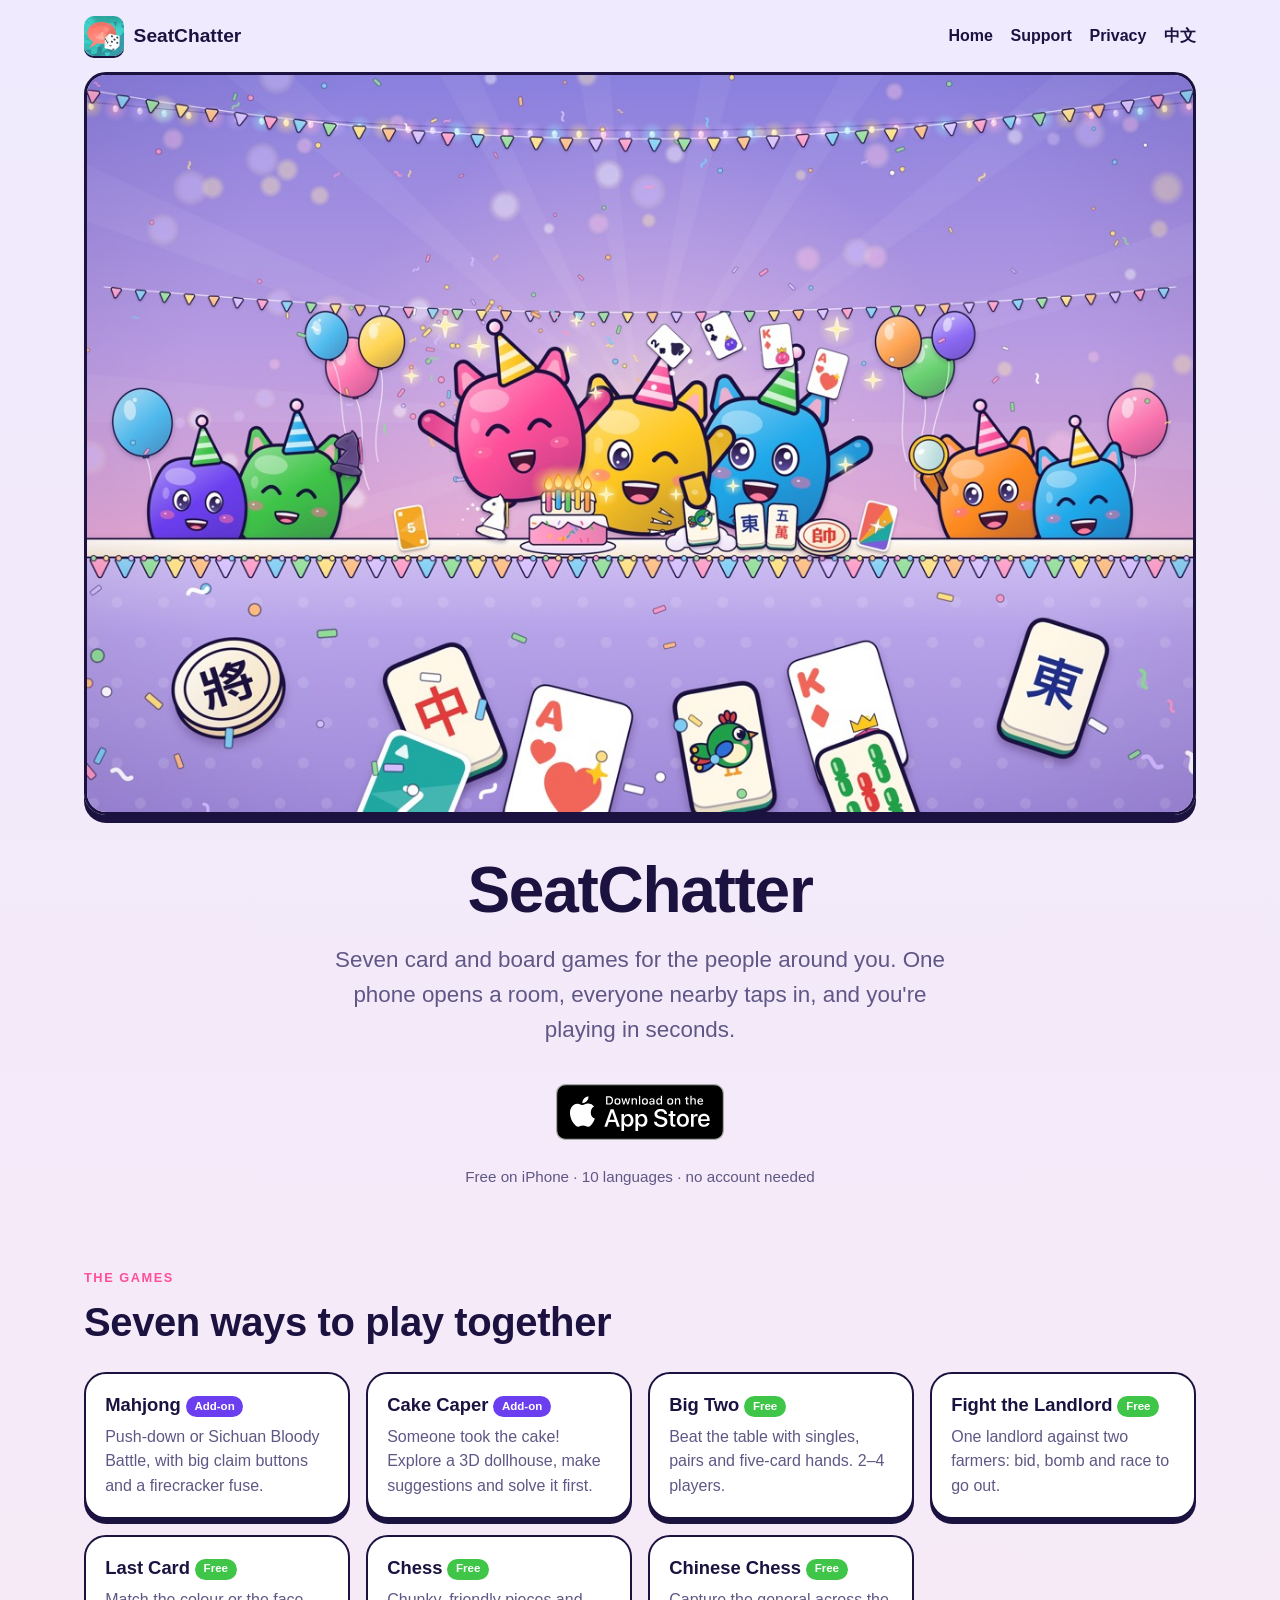
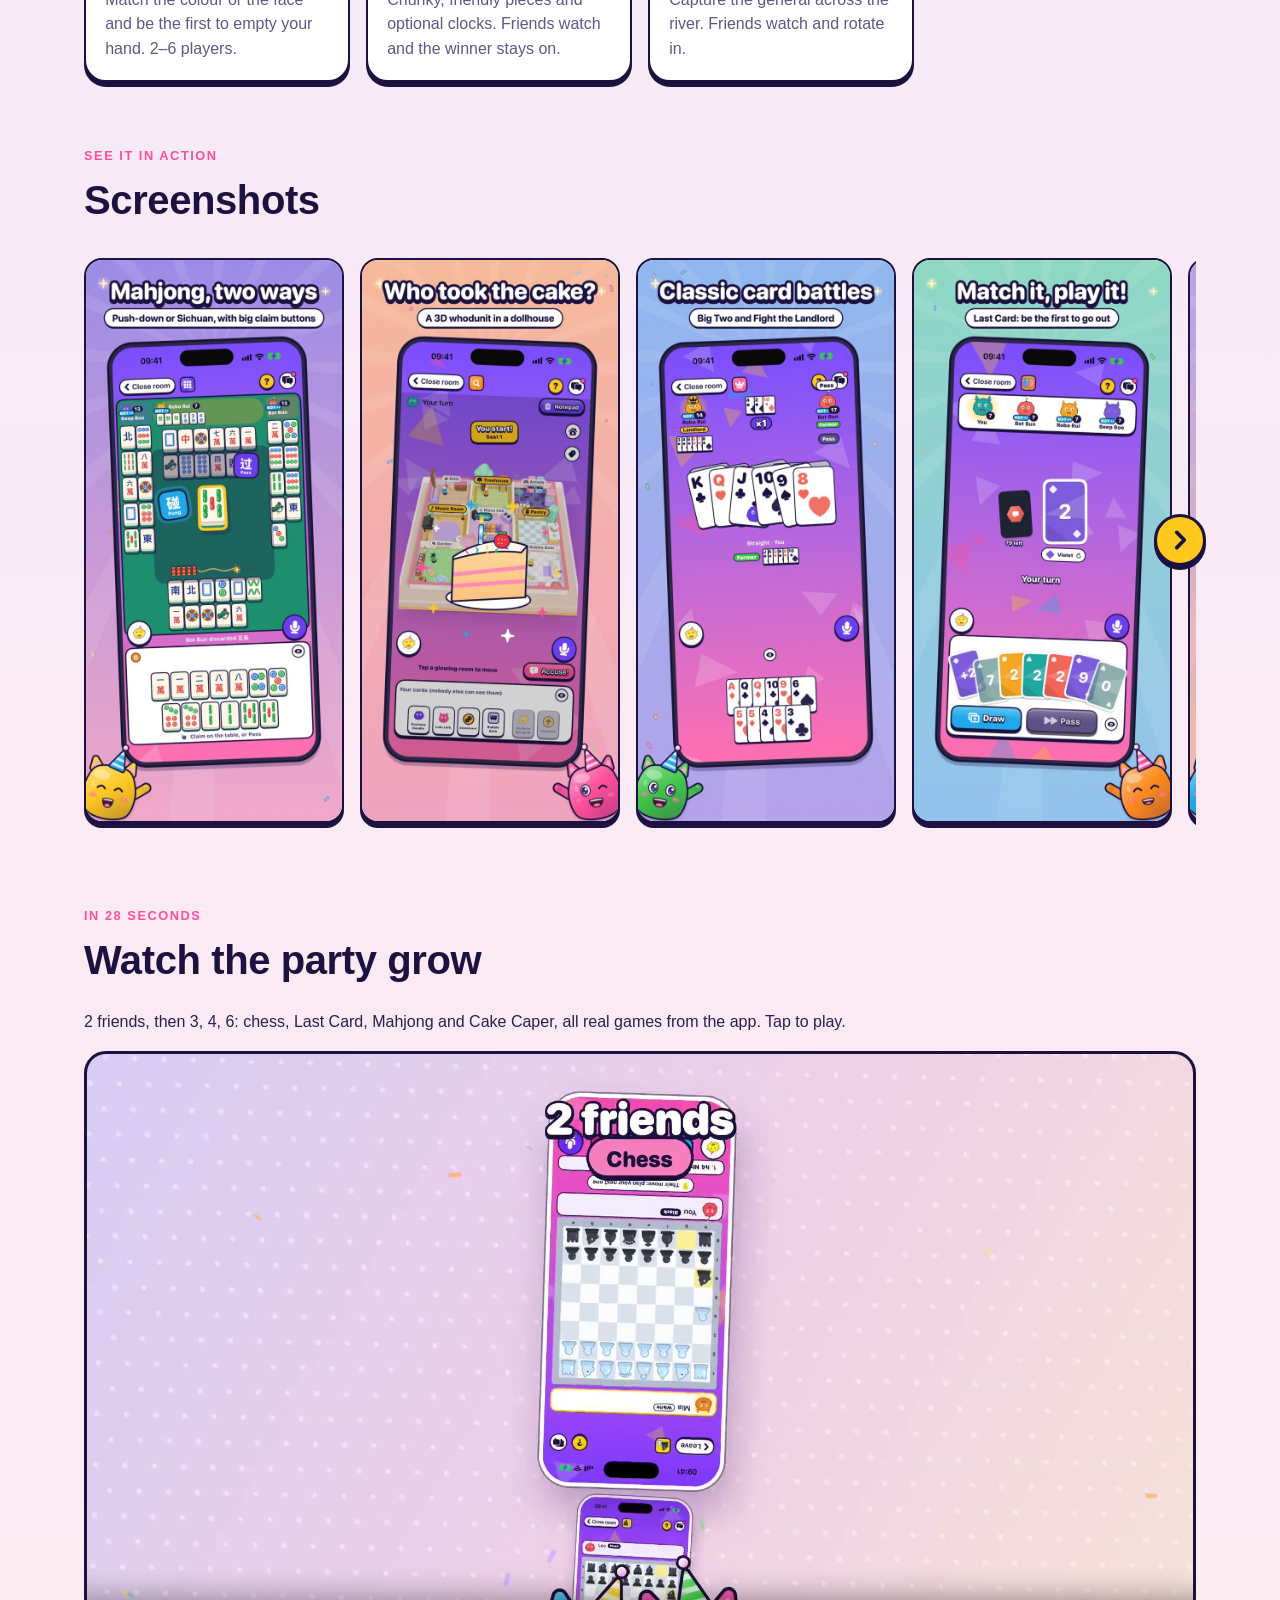
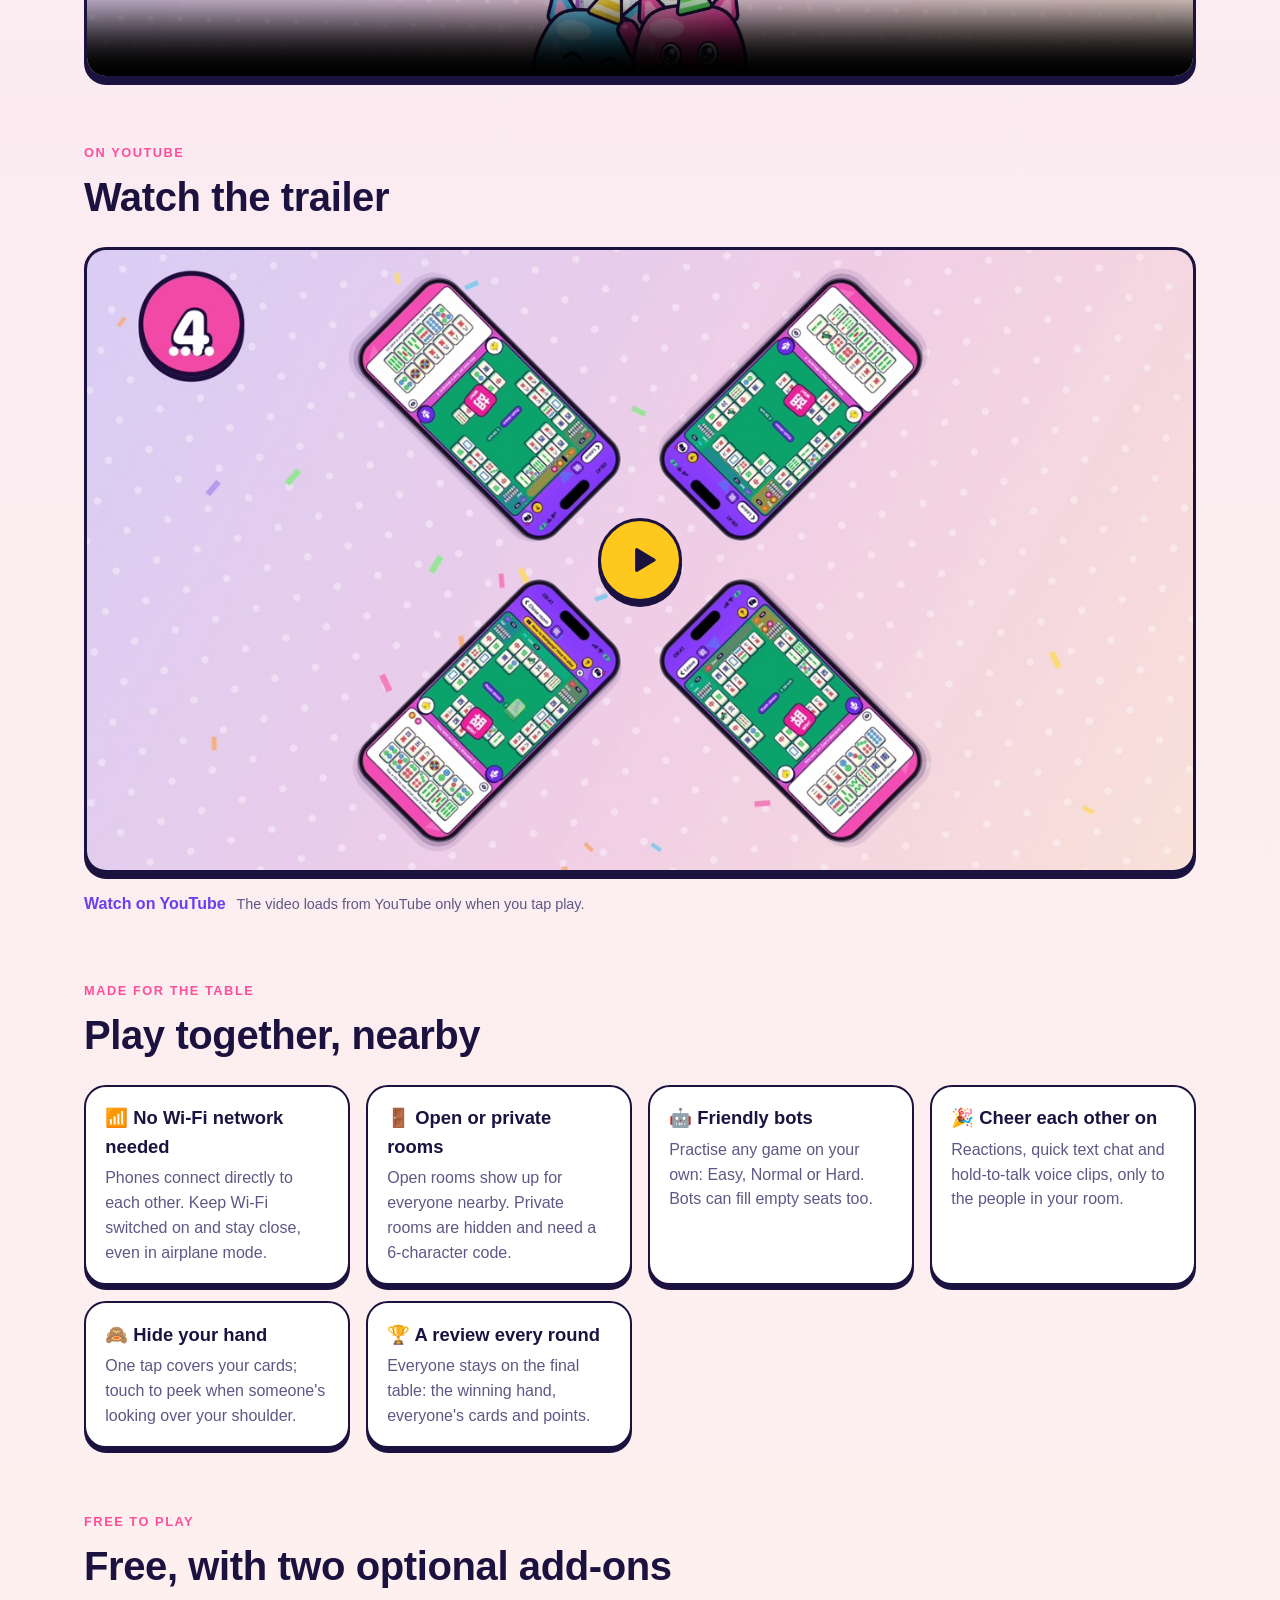
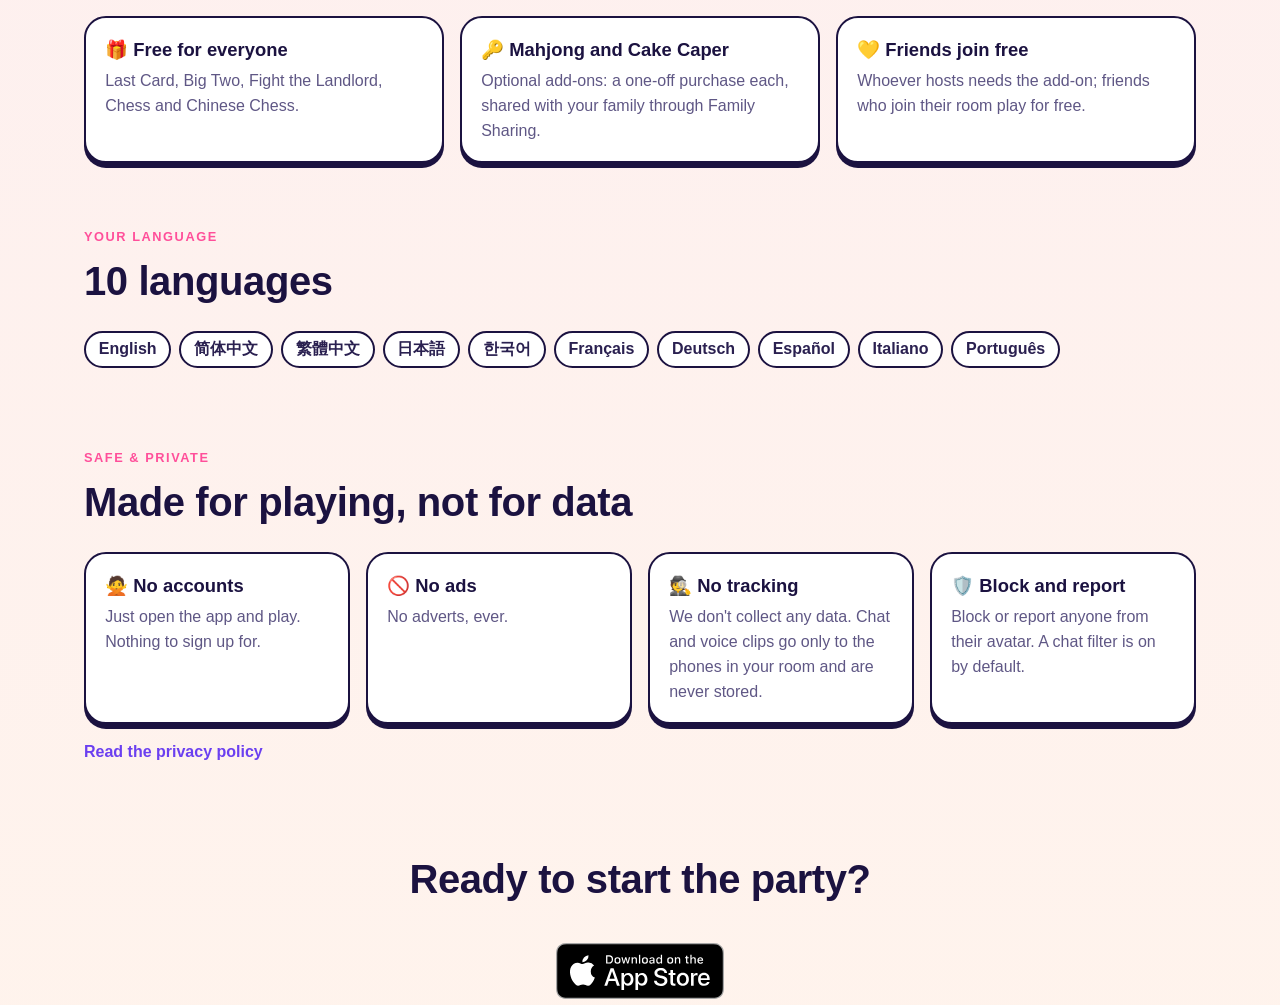
<file: index.html>
<!DOCTYPE html>
<html lang="en">
<head>
<meta charset="utf-8">
<meta name="viewport" content="width=device-width, initial-scale=1">
<meta name="apple-itunes-app" content="app-id=6758282863">
<title>SeatChatter: party games with the people around you</title>
<meta name="description" content="Seven card and board games for the people around you: Mahjong, Cake Caper, Big Two, Fight the Landlord, Last Card, Chess and Chinese Chess. No accounts, no ads, no internet needed.">
<meta property="og:title" content="SeatChatter">
<meta property="og:description" content="Seven card and board games for the people around you: Mahjong, Cake Caper, Big Two, Fight the Landlord, Last Card, Chess and Chinese Chess. No accounts, no ads, no internet needed.">
<meta property="og:image" content="assets/img/hero-wide.jpg">
<link rel="icon" href="assets/img/app-icon.png">
<link rel="apple-touch-icon" href="assets/img/app-icon.png">
<link rel="alternate" hreflang="zh-Hans" href="zh.html">
<link rel="stylesheet" href="site.css">
</head>
<body>
<a class="skip" href="#main">Skip to content</a>
<header class="top">
  <a class="brand" href="index.html"><img src="assets/img/app-icon.png" width="40" height="40" alt="">SeatChatter</a>
  <nav><a href="index.html">Home</a><a href="support.html">Support</a><a href="privacy.html">Privacy</a><a href="zh.html" lang="zh-Hans">中文</a></nav>
</header>
<main id="main">
<div class="hero">
  <picture>
    <source media="(max-width: 700px)" srcset="assets/img/hero-tall.jpg">
    <img src="assets/img/hero-wide.jpg" width="1920" height="823" alt="Cute critters in party hats cheering round a table: a Mahjong tile slammed down, cards flying, a birthday cake, a chess knight and a Chinese-chess piece." fetchpriority="high">
  </picture>
  <h1>SeatChatter</h1>
  <p class="tag">Seven card and board games for the people around you. One phone opens a room, everyone nearby taps in, and you&#x27;re playing in seconds.</p>
  <a class="appstore-badge" href="https://apps.apple.com/app/id6758282863"><img src="assets/img/badges/download-on-the-app-store-en.svg" alt="Download on the App Store" width="120" height="40"></a>
  <p class="note">Free on iPhone · 10 languages · no account needed</p>
</div>

<section id="games">
  <p class="eyebrow">The games</p><h2>Seven ways to play together</h2>
  <div class="cards">
<div class="card"><h3>Mahjong<span class="badge">Add-on</span></h3><p>Push-down or Sichuan Bloody Battle, with big claim buttons and a firecracker fuse.</p></div>
<div class="card"><h3>Cake Caper<span class="badge">Add-on</span></h3><p>Someone took the cake! Explore a 3D dollhouse, make suggestions and solve it first.</p></div>
<div class="card"><h3>Big Two<span class="badge free">Free</span></h3><p>Beat the table with singles, pairs and five-card hands. 2–4 players.</p></div>
<div class="card"><h3>Fight the Landlord<span class="badge free">Free</span></h3><p>One landlord against two farmers: bid, bomb and race to go out.</p></div>
<div class="card"><h3>Last Card<span class="badge free">Free</span></h3><p>Match the colour or the face and be the first to empty your hand. 2–6 players.</p></div>
<div class="card"><h3>Chess<span class="badge free">Free</span></h3><p>Chunky, friendly pieces and optional clocks. Friends watch and the winner stays on.</p></div>
<div class="card"><h3>Chinese Chess<span class="badge free">Free</span></h3><p>Capture the general across the river. Friends watch and rotate in.</p></div>
  </div>
</section>

<section id="screenshots">
  <p class="eyebrow">See it in action</p><h2>Screenshots</h2>
  <div class="shots-wrap">
  <button type="button" class="shots-btn shots-prev" aria-label="Previous screenshot" disabled><svg viewBox="0 0 24 24" aria-hidden="true" focusable="false"><path d="M15 5l-7 7 7 7" fill="none" stroke="currentColor" stroke-width="3.4" stroke-linecap="round" stroke-linejoin="round"/></svg></button>
  <div class="shots">
<img src="assets/shots/en/01.jpg" width="600" height="1303" loading="lazy" decoding="async" alt="Mahjong, two ways: Push-down or Sichuan, with big claim buttons">
<img src="assets/shots/en/02.jpg" width="600" height="1303" loading="lazy" decoding="async" alt="Who took the cake?: A 3D whodunit in a dollhouse">
<img src="assets/shots/en/03.jpg" width="600" height="1303" loading="lazy" decoding="async" alt="Classic card battles: Big Two and Fight the Landlord">
<img src="assets/shots/en/04.jpg" width="600" height="1303" loading="lazy" decoding="async" alt="Match it, play it!: Last Card: be the first to go out">
<img src="assets/shots/en/05.jpg" width="600" height="1303" loading="lazy" decoding="async" alt="Chess &amp; Chinese Chess: Chunky pieces, and friends can watch">
<img src="assets/shots/en/06.jpg" width="600" height="1303" loading="lazy" decoding="async" alt="Play with friends nearby: Open a room and everyone taps in">
<img src="assets/shots/en/07.jpg" width="600" height="1303" loading="lazy" decoding="async" alt="Cheer each other on: Reactions, chat and voice clips">
<img src="assets/shots/en/08.jpg" width="600" height="1303" loading="lazy" decoding="async" alt="Practise with bots: Easy, Normal or Hard">
<img src="assets/shots/en/09.jpg" width="600" height="1303" loading="lazy" decoding="async" alt="Every round&#x27;s a party: The winning hand and everyone&#x27;s points">
<img src="assets/shots/en/10.jpg" width="600" height="1303" loading="lazy" decoding="async" alt="Hide your hand: Touch to peek when someone&#x27;s looking">
  </div>
  <button type="button" class="shots-btn shots-next" aria-label="Next screenshot"><svg viewBox="0 0 24 24" aria-hidden="true" focusable="false"><path d="M9 5l7 7-7 7" fill="none" stroke="currentColor" stroke-width="3.4" stroke-linecap="round" stroke-linejoin="round"/></svg></button>
  </div>
</section>

<section id="video">
  <p class="eyebrow">In 28 seconds</p><h2>Watch the party grow</h2><p>2 friends, then 3, 4, 6: chess, Last Card, Mahjong and Cake Caper, all real games from the app. Tap to play.</p>
  <div class="film">
    <video class="wide" controls playsinline preload="none" poster="assets/video/partygrows-en-16x9-poster.jpg" width="1920" height="1080">
      <source src="assets/video/partygrows-en-16x9.mp4" type="video/mp4">
    </video>
    <video class="tall" controls playsinline preload="none" poster="assets/video/partygrows-en-9x16-poster.jpg" width="720" height="1280">
      <source src="assets/video/partygrows-en-9x16.mp4" type="video/mp4">
    </video>
  </div>
</section>

<section id="trailer">
  <p class="eyebrow">On YouTube</p><h2>Watch the trailer</h2>
  <div class="trailer" data-embed="https://www.youtube-nocookie.com/embed/ZLBv-Rr7Ijk?autoplay=1" data-title="SeatChatter trailer">
    <button type="button" class="trailer-play" aria-label="Play the SeatChatter trailer on YouTube">
      <img src="assets/img/trailer-poster.jpg" width="1280" height="720" loading="lazy" decoding="async" alt="Four phones laid out round a table, all playing the same game of Mahjong in SeatChatter.">
      <span class="trailer-icon" aria-hidden="true"><svg viewBox="0 0 24 24" focusable="false"><path d="M8 5.5v13l11-6.5z" fill="currentColor" stroke="currentColor" stroke-width="2" stroke-linejoin="round"/></svg></span>
    </button>
  </div>
  <p class="trailer-link"><a href="https://youtu.be/ZLBv-Rr7Ijk" target="_blank" rel="noopener">Watch on YouTube</a> <span>The video loads from YouTube only when you tap play.</span></p>
</section>

<section id="together">
  <p class="eyebrow">Made for the table</p><h2>Play together, nearby</h2>
  <div class="cards">
<div class="card"><h3>📶 No Wi-Fi network needed</h3><p>Phones connect directly to each other. Keep Wi-Fi switched on and stay close, even in airplane mode.</p></div>
<div class="card"><h3>🚪 Open or private rooms</h3><p>Open rooms show up for everyone nearby. Private rooms are hidden and need a 6-character code.</p></div>
<div class="card"><h3>🤖 Friendly bots</h3><p>Practise any game on your own: Easy, Normal or Hard. Bots can fill empty seats too.</p></div>
<div class="card"><h3>🎉 Cheer each other on</h3><p>Reactions, quick text chat and hold-to-talk voice clips, only to the people in your room.</p></div>
<div class="card"><h3>🙈 Hide your hand</h3><p>One tap covers your cards; touch to peek when someone&#x27;s looking over your shoulder.</p></div>
<div class="card"><h3>🏆 A review every round</h3><p>Everyone stays on the final table: the winning hand, everyone&#x27;s cards and points.</p></div>
  </div>
</section>

<section id="price">
  <p class="eyebrow">Free to play</p><h2>Free, with two optional add-ons</h2>
  <div class="cards">
<div class="card"><h3>🎁 Free for everyone</h3><p>Last Card, Big Two, Fight the Landlord, Chess and Chinese Chess.</p></div>
<div class="card"><h3>🔑 Mahjong and Cake Caper</h3><p>Optional add-ons: a one-off purchase each, shared with your family through Family Sharing.</p></div>
<div class="card"><h3>💛 Friends join free</h3><p>Whoever hosts needs the add-on; friends who join their room play for free.</p></div>
  </div>
</section>

<section id="languages">
  <p class="eyebrow">Your language</p><h2>10 languages</h2>
  <ul class="langs"><li>English</li><li>简体中文</li><li>繁體中文</li><li>日本語</li><li>한국어</li><li>Français</li><li>Deutsch</li><li>Español</li><li>Italiano</li><li>Português</li></ul>
</section>

<section id="private">
  <p class="eyebrow">Safe &amp; private</p><h2>Made for playing, not for data</h2>
  <div class="cards">
<div class="card"><h3>🙅 No accounts</h3><p>Just open the app and play. Nothing to sign up for.</p></div>
<div class="card"><h3>🚫 No ads</h3><p>No adverts, ever.</p></div>
<div class="card"><h3>🕵️ No tracking</h3><p>We don&#x27;t collect any data. Chat and voice clips go only to the phones in your room and are never stored.</p></div>
<div class="card"><h3>🛡️ Block and report</h3><p>Block or report anyone from their avatar. A chat filter is on by default.</p></div>
  </div>
  <p><a href="privacy.html">Read the privacy policy</a></p>
</section>

<section class="cta">
  <h2>Ready to start the party?</h2>
  <a class="appstore-badge" href="https://apps.apple.com/app/id6758282863"><img src="assets/img/badges/download-on-the-app-store-en.svg" alt="Download on the App Store" width="120" height="40"></a>
</section>
</main>
<footer>
  <nav><a href="index.html">Home</a><a href="support.html">Support</a><a href="privacy.html">Privacy</a><a href="mailto:androidoven@gmail.com">androidoven@gmail.com</a></nav>
  <p>© 2026 AndroidOven. Apple, the Apple logo and iPhone are trademarks of Apple Inc., registered in the U.S. and other countries. App Store is a service mark of Apple Inc., registered in the U.S. and other countries.</p>
  <p class="credit">Video music: “Show Your Moves” Kevin MacLeod (incompetech.com), licensed under <a href="https://creativecommons.org/licenses/by/4.0/">CC BY 4.0</a>.</p>
</footer>
<script src="assets/js/shots.js" defer></script>
<script src="assets/js/trailer.js" defer></script>
</body>
</html>
</file>
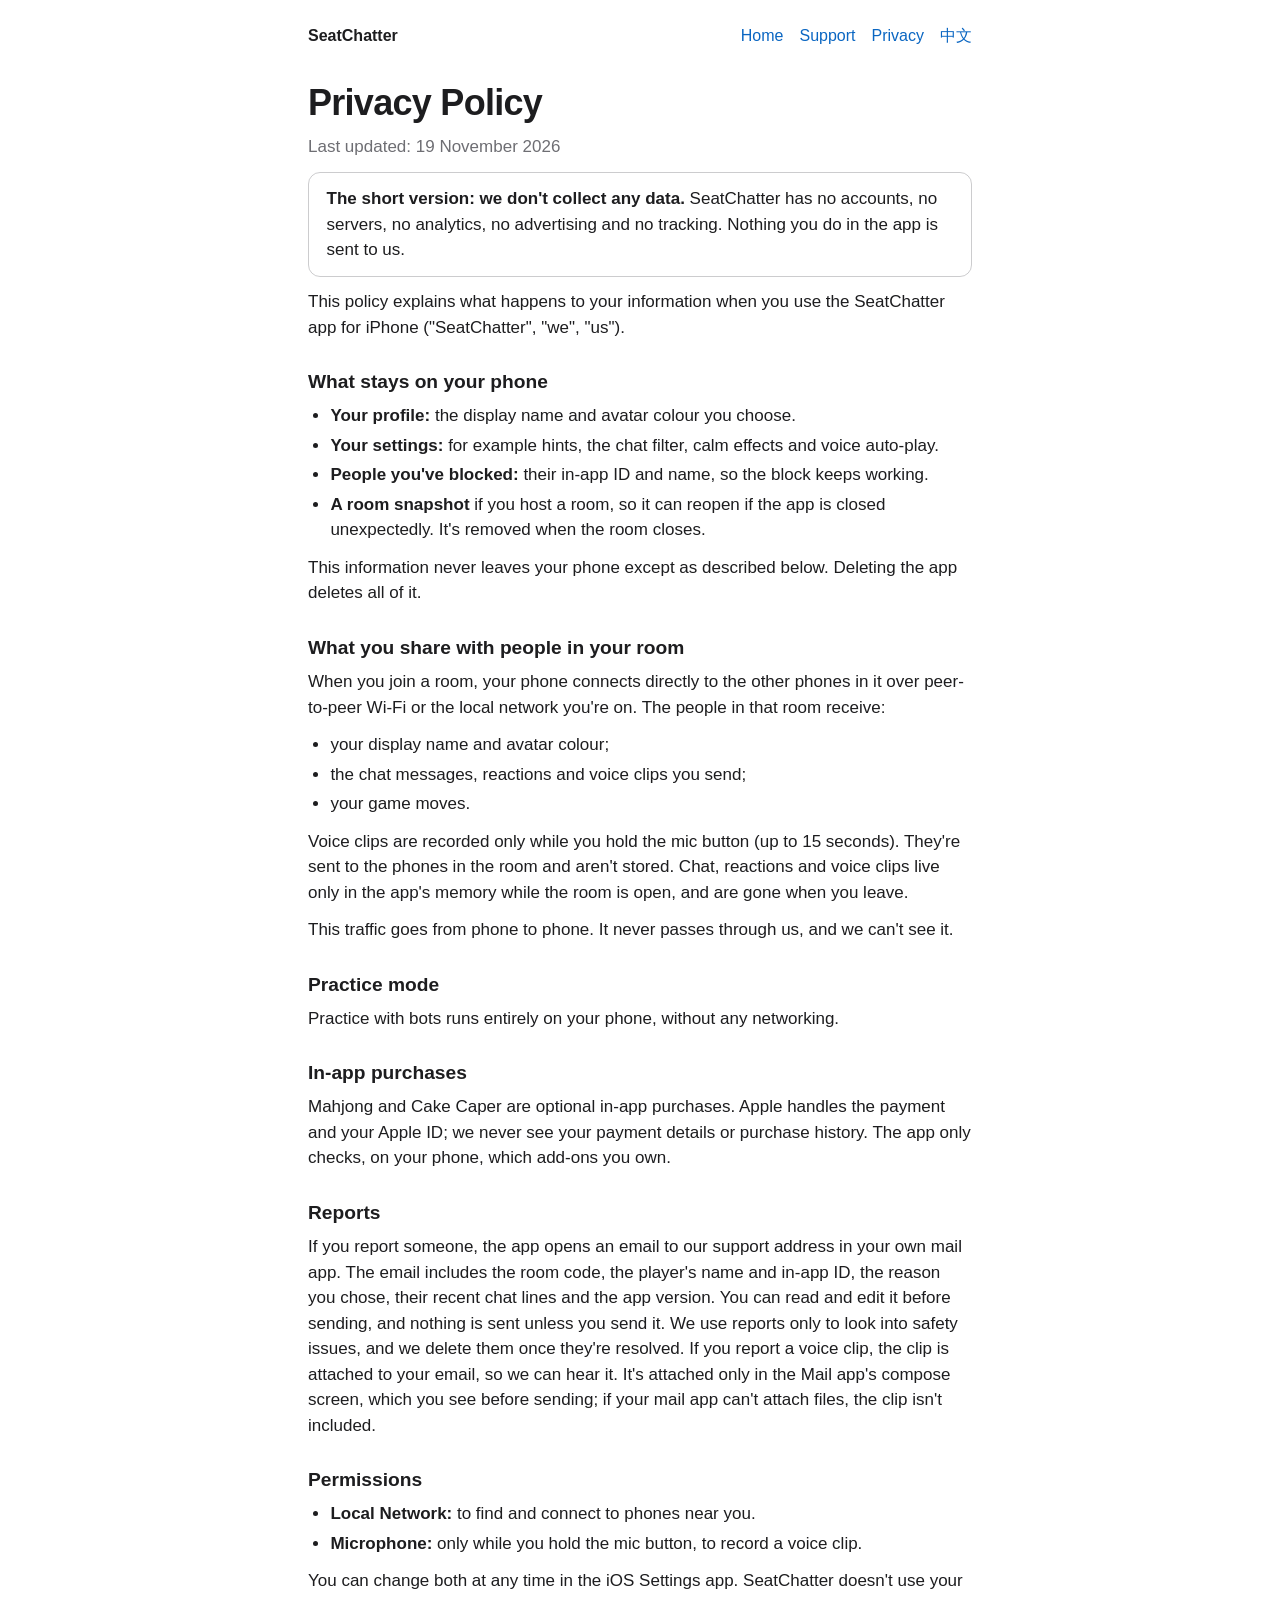
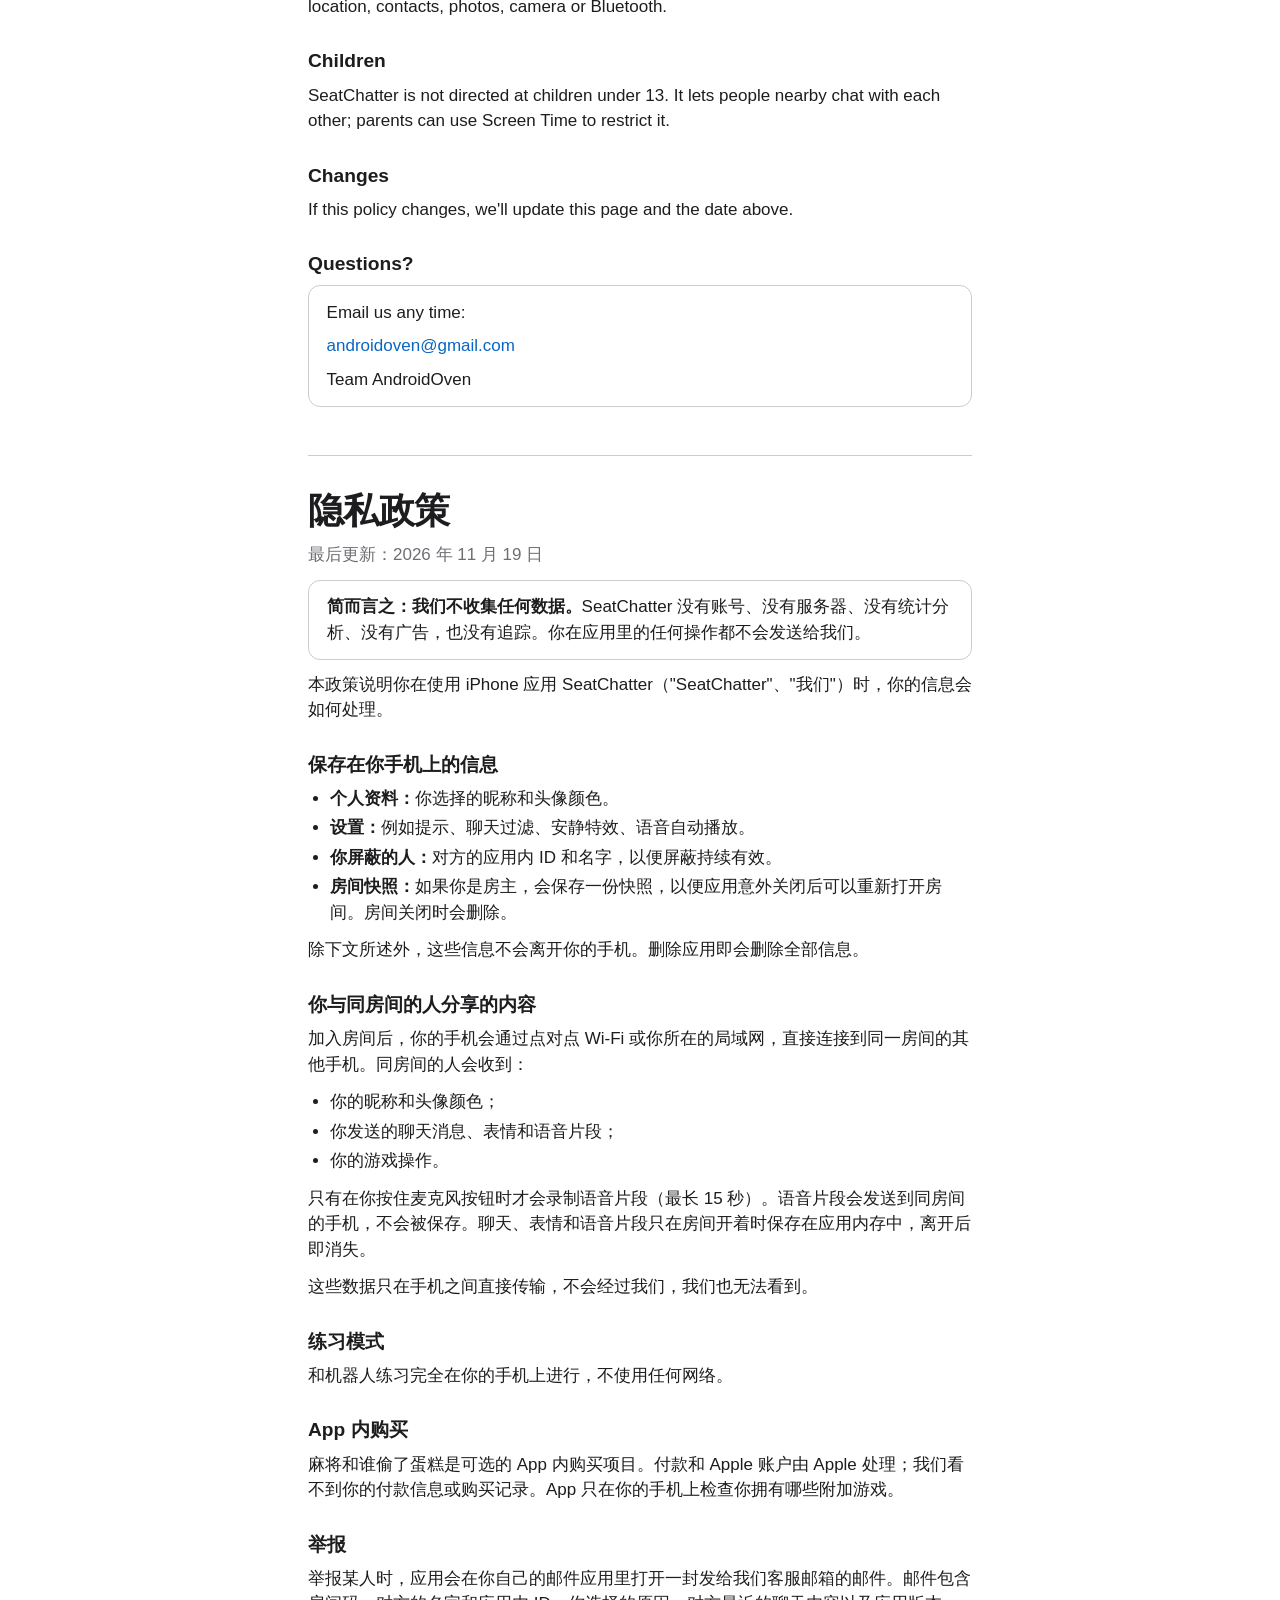
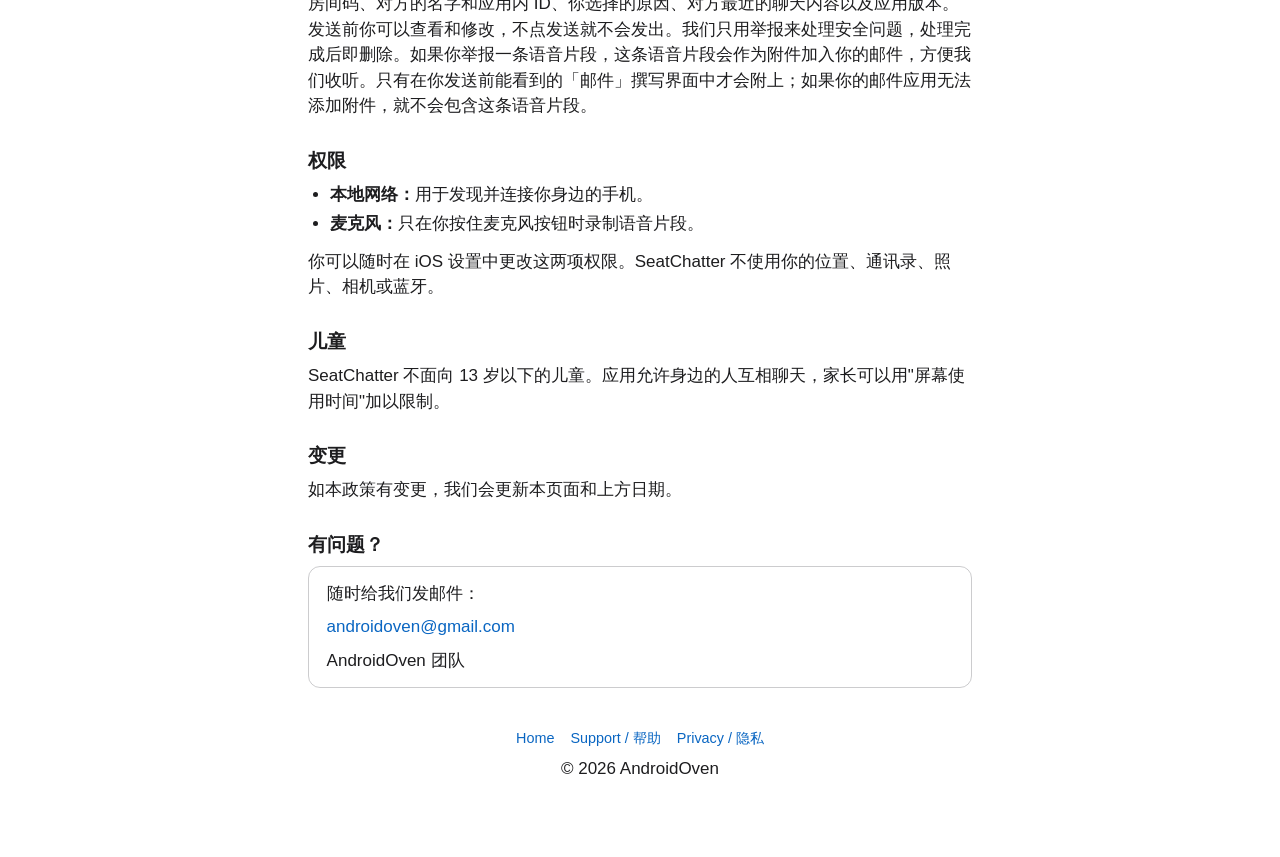
<file: privacy.html>
<!DOCTYPE html>
<html lang="en">
<head>
<meta charset="utf-8">
<meta name="viewport" content="width=device-width, initial-scale=1">
<title>Privacy Policy - SeatChatter</title>
<meta name="description" content="SeatChatter collects no data. No accounts, no servers, no analytics, no ads, no tracking.">
<link rel="stylesheet" href="style.css">
</head>
<body class="doc">
<main>
<header>
  <a class="brand" href="index.html">SeatChatter</a>
  <nav><a href="index.html">Home</a><a href="support.html">Support</a><a href="privacy.html">Privacy</a><a href="#zh" lang="zh-Hans">中文</a></nav>
</header>

<article id="en">
<h1>Privacy Policy</h1>
<p class="updated">Last updated: 19 November 2026</p>

<p class="box"><strong>The short version: we don't collect any data.</strong> SeatChatter has no accounts, no servers, no analytics, no advertising and no tracking. Nothing you do in the app is sent to us.</p>

<p>This policy explains what happens to your information when you use the SeatChatter app for iPhone ("SeatChatter", "we", "us").</p>

<h2>What stays on your phone</h2>
<ul>
  <li><strong>Your profile:</strong> the display name and avatar colour you choose.</li>
  <li><strong>Your settings:</strong> for example hints, the chat filter, calm effects and voice auto-play.</li>
  <li><strong>People you've blocked:</strong> their in-app ID and name, so the block keeps working.</li>
  <li><strong>A room snapshot</strong> if you host a room, so it can reopen if the app is closed unexpectedly. It's removed when the room closes.</li>
</ul>
<p>This information never leaves your phone except as described below. Deleting the app deletes all of it.</p>

<h2>What you share with people in your room</h2>
<p>When you join a room, your phone connects directly to the other phones in it over peer-to-peer Wi-Fi or the local network you're on. The people in that room receive:</p>
<ul>
  <li>your display name and avatar colour;</li>
  <li>the chat messages, reactions and voice clips you send;</li>
  <li>your game moves.</li>
</ul>
<p>Voice clips are recorded only while you hold the mic button (up to 15 seconds). They're sent to the phones in the room and aren't stored. Chat, reactions and voice clips live only in the app's memory while the room is open, and are gone when you leave.</p>
<p>This traffic goes from phone to phone. It never passes through us, and we can't see it.</p>

<h2>Practice mode</h2>
<p>Practice with bots runs entirely on your phone, without any networking.</p>

<h2>In-app purchases</h2>
<p>Mahjong and Cake Caper are optional in-app purchases. Apple handles the payment and your Apple ID; we never see your payment details or purchase history. The app only checks, on your phone, which add-ons you own.</p>
<h2>Reports</h2>
<p>If you report someone, the app opens an email to our support address in your own mail app. The email includes the room code, the player's name and in-app ID, the reason you chose, their recent chat lines and the app version. You can read and edit it before sending, and nothing is sent unless you send it. We use reports only to look into safety issues, and we delete them once they're resolved. If you report a voice clip, the clip is attached to your email, so we can hear it. It's attached only in the Mail app's compose screen, which you see before sending; if your mail app can't attach files, the clip isn't included.</p>

<h2>Permissions</h2>
<ul>
  <li><strong>Local Network:</strong> to find and connect to phones near you.</li>
  <li><strong>Microphone:</strong> only while you hold the mic button, to record a voice clip.</li>
</ul>
<p>You can change both at any time in the iOS Settings app. SeatChatter doesn't use your location, contacts, photos, camera or Bluetooth.</p>

<h2>Children</h2>
<p>SeatChatter is not directed at children under 13. It lets people nearby chat with each other; parents can use Screen Time to restrict it.</p>

<h2>Changes</h2>
<p>If this policy changes, we'll update this page and the date above.</p>

<h2>Questions?</h2>
<div class="box">
<p>Email us any time:</p>
<p><a href="mailto:androidoven@gmail.com">androidoven@gmail.com</a></p>
<p>Team AndroidOven</p>
</div>
</article>

<hr>

<article id="zh" lang="zh-Hans">
<h1>隐私政策</h1>
<p class="updated">最后更新：2026 年 11 月 19 日</p>

<p class="box"><strong>简而言之：我们不收集任何数据。</strong>SeatChatter 没有账号、没有服务器、没有统计分析、没有广告，也没有追踪。你在应用里的任何操作都不会发送给我们。</p>

<p>本政策说明你在使用 iPhone 应用 SeatChatter（"SeatChatter"、"我们"）时，你的信息会如何处理。</p>

<h2>保存在你手机上的信息</h2>
<ul>
  <li><strong>个人资料：</strong>你选择的昵称和头像颜色。</li>
  <li><strong>设置：</strong>例如提示、聊天过滤、安静特效、语音自动播放。</li>
  <li><strong>你屏蔽的人：</strong>对方的应用内 ID 和名字，以便屏蔽持续有效。</li>
  <li><strong>房间快照：</strong>如果你是房主，会保存一份快照，以便应用意外关闭后可以重新打开房间。房间关闭时会删除。</li>
</ul>
<p>除下文所述外，这些信息不会离开你的手机。删除应用即会删除全部信息。</p>

<h2>你与同房间的人分享的内容</h2>
<p>加入房间后，你的手机会通过点对点 Wi-Fi 或你所在的局域网，直接连接到同一房间的其他手机。同房间的人会收到：</p>
<ul>
  <li>你的昵称和头像颜色；</li>
  <li>你发送的聊天消息、表情和语音片段；</li>
  <li>你的游戏操作。</li>
</ul>
<p>只有在你按住麦克风按钮时才会录制语音片段（最长 15 秒）。语音片段会发送到同房间的手机，不会被保存。聊天、表情和语音片段只在房间开着时保存在应用内存中，离开后即消失。</p>
<p>这些数据只在手机之间直接传输，不会经过我们，我们也无法看到。</p>

<h2>练习模式</h2>
<p>和机器人练习完全在你的手机上进行，不使用任何网络。</p>

<h2>App 内购买</h2>
<p>麻将和谁偷了蛋糕是可选的 App 内购买项目。付款和 Apple 账户由 Apple 处理；我们看不到你的付款信息或购买记录。App 只在你的手机上检查你拥有哪些附加游戏。</p>
<h2>举报</h2>
<p>举报某人时，应用会在你自己的邮件应用里打开一封发给我们客服邮箱的邮件。邮件包含房间码、对方的名字和应用内 ID、你选择的原因、对方最近的聊天内容以及应用版本。发送前你可以查看和修改，不点发送就不会发出。我们只用举报来处理安全问题，处理完成后即删除。如果你举报一条语音片段，这条语音片段会作为附件加入你的邮件，方便我们收听。只有在你发送前能看到的「邮件」撰写界面中才会附上；如果你的邮件应用无法添加附件，就不会包含这条语音片段。</p>

<h2>权限</h2>
<ul>
  <li><strong>本地网络：</strong>用于发现并连接你身边的手机。</li>
  <li><strong>麦克风：</strong>只在你按住麦克风按钮时录制语音片段。</li>
</ul>
<p>你可以随时在 iOS 设置中更改这两项权限。SeatChatter 不使用你的位置、通讯录、照片、相机或蓝牙。</p>

<h2>儿童</h2>
<p>SeatChatter 不面向 13 岁以下的儿童。应用允许身边的人互相聊天，家长可以用"屏幕使用时间"加以限制。</p>

<h2>变更</h2>
<p>如本政策有变更，我们会更新本页面和上方日期。</p>

<h2>有问题？</h2>
<div class="box">
<p>随时给我们发邮件：</p>
<p><a href="mailto:androidoven@gmail.com">androidoven@gmail.com</a></p>
<p>AndroidOven 团队</p>
</div>
</article>

<footer>
  <nav aria-label="Footer"><a href="index.html">Home</a><a href="support.html">Support / 帮助</a><a href="privacy.html">Privacy / 隐私</a></nav>
  <p>© 2026 AndroidOven</p>
</footer>
</main>
</body>
</html>
</file>
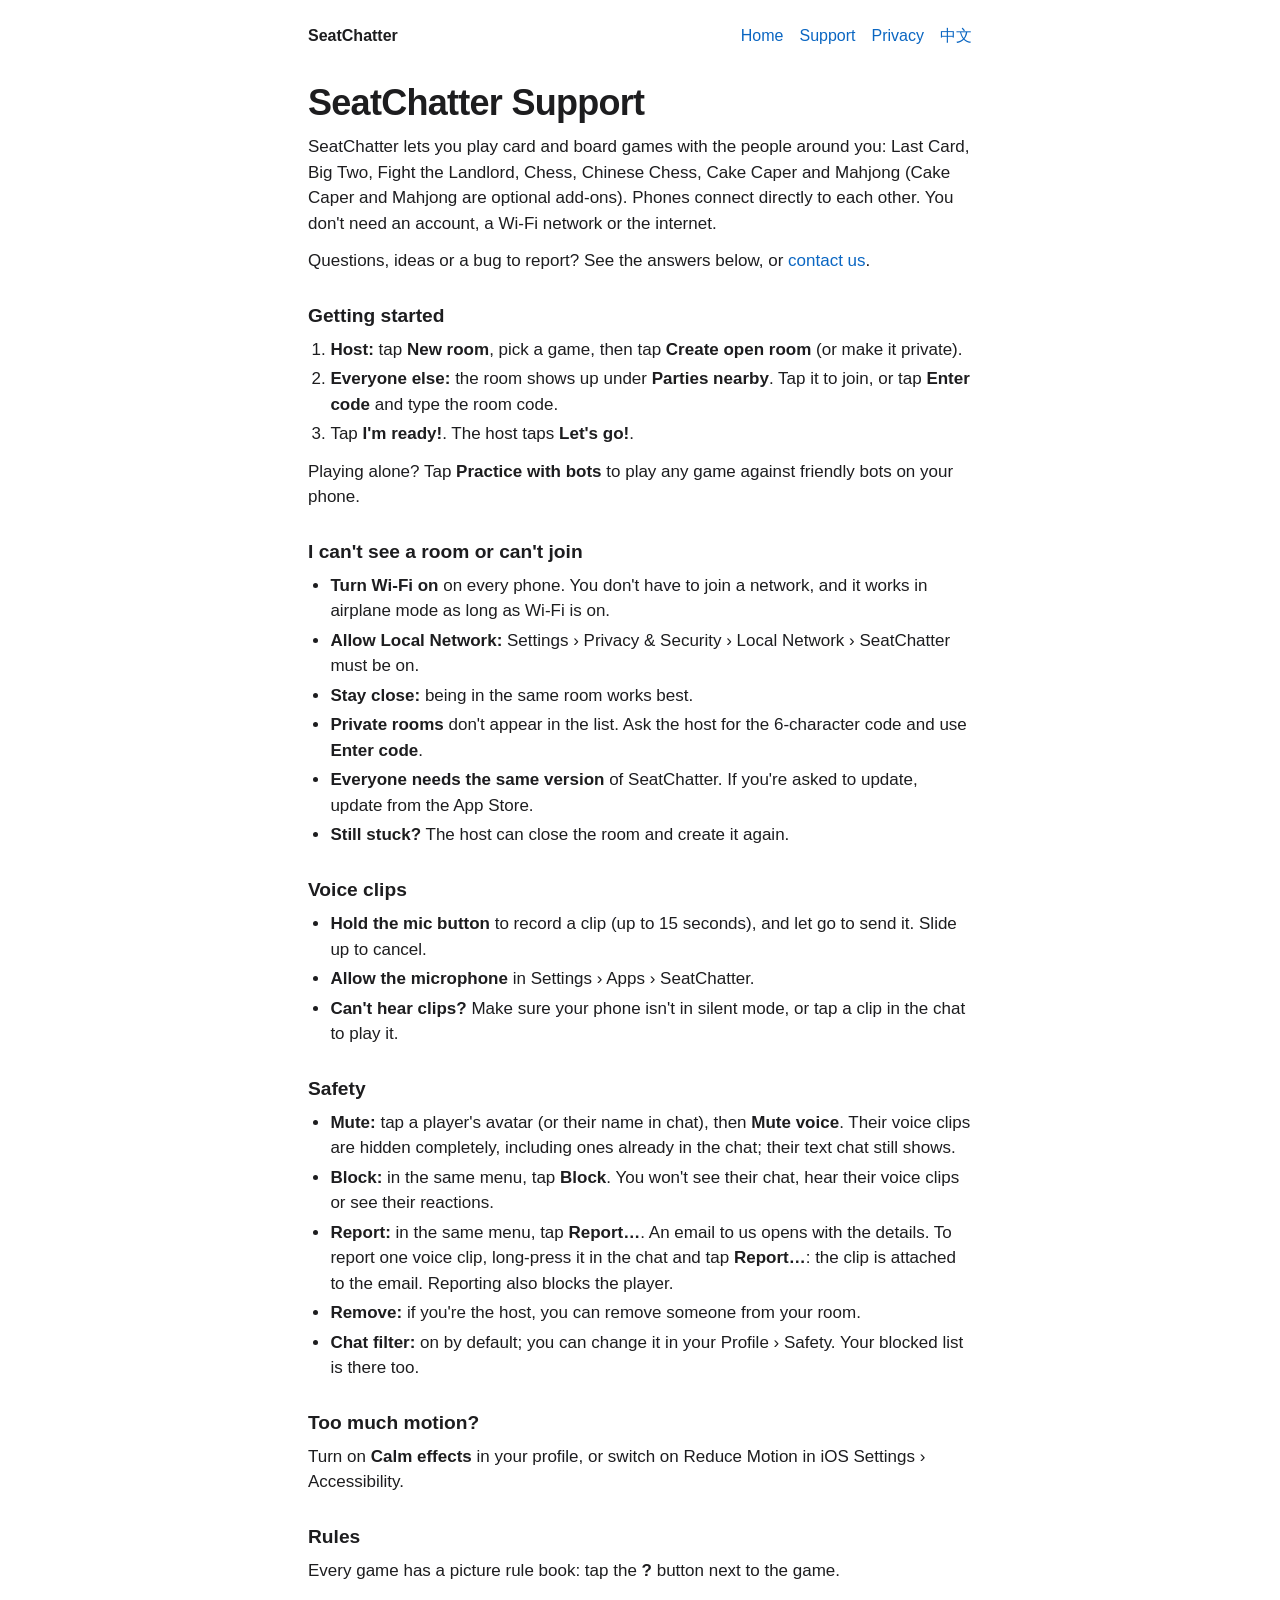
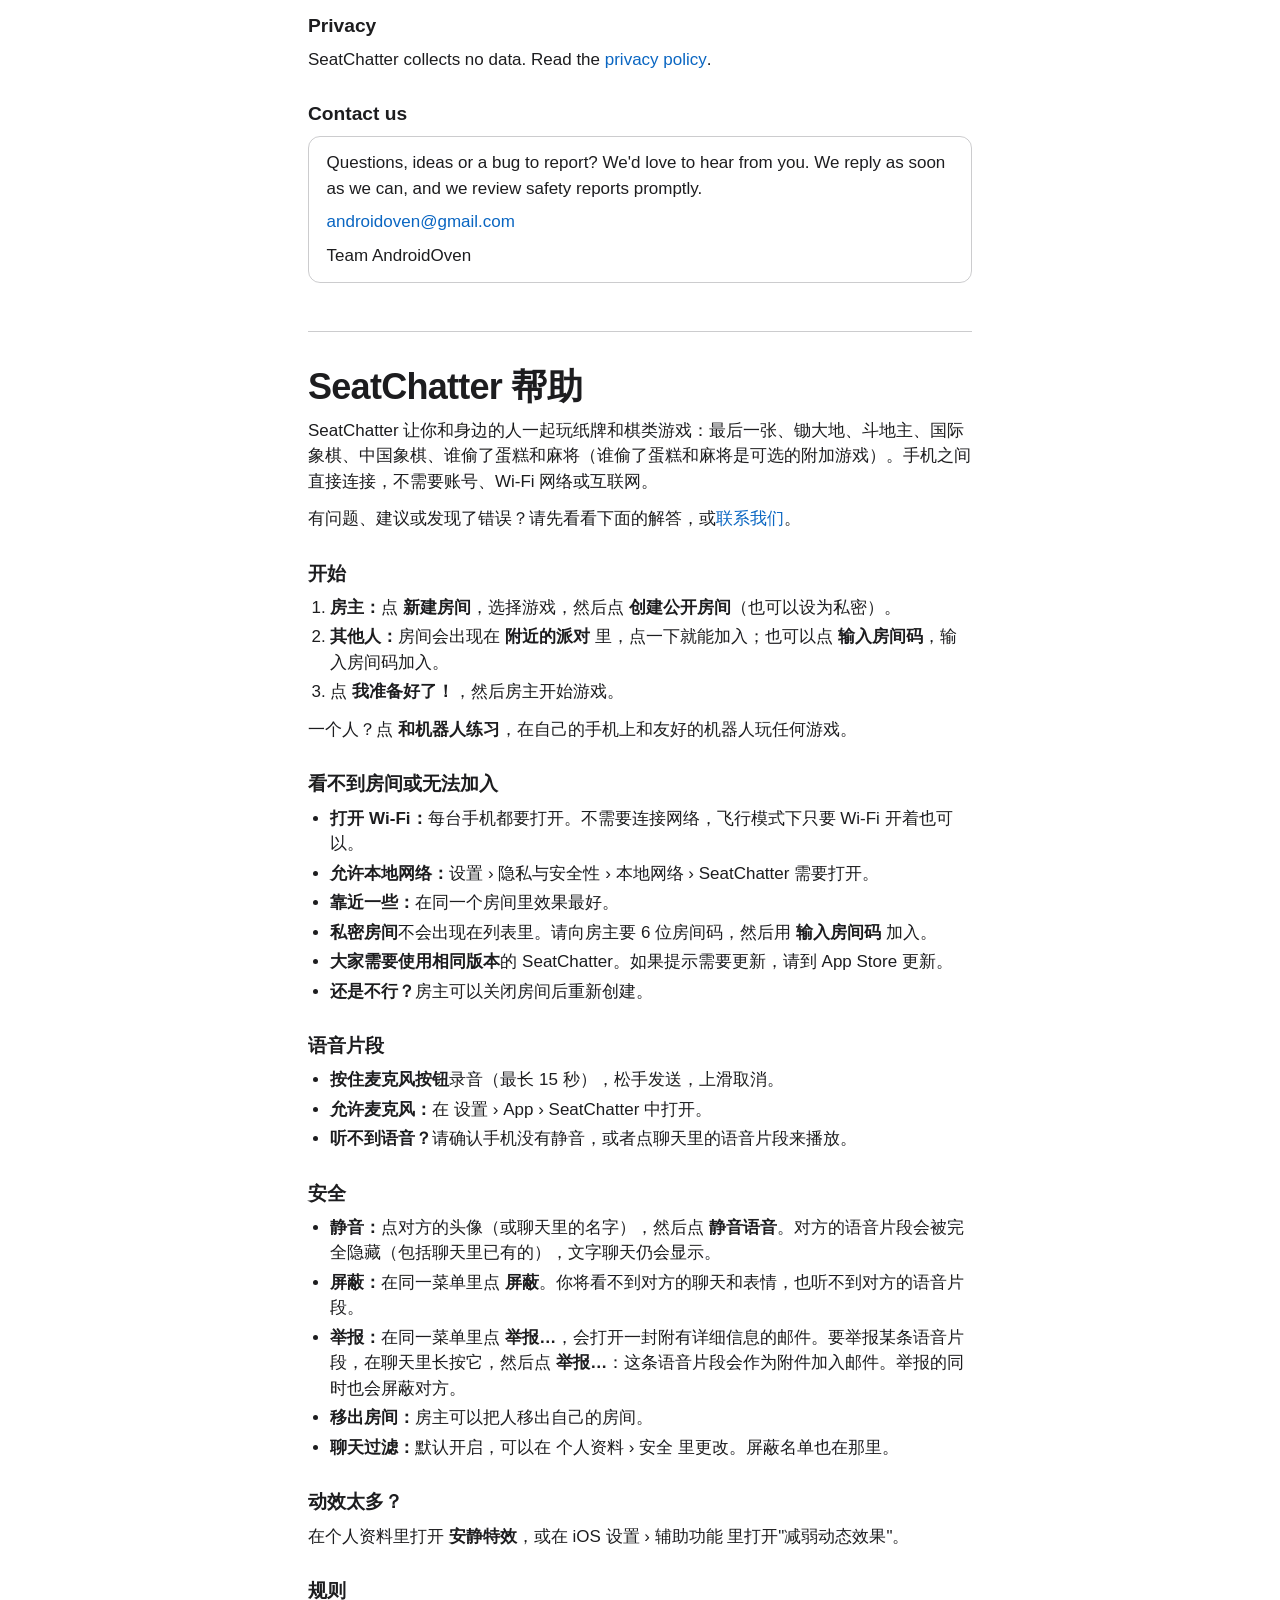
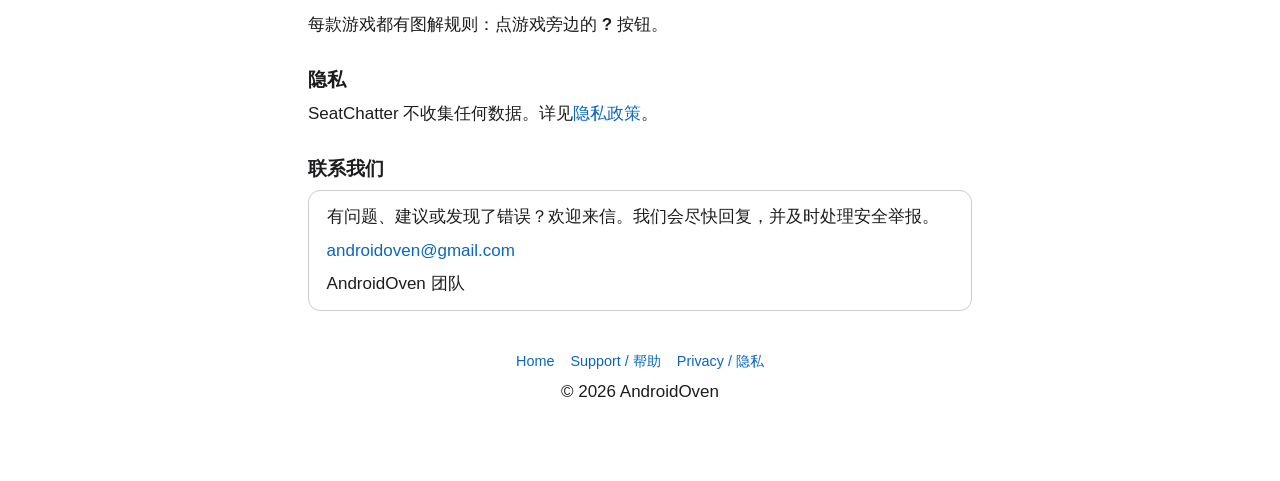
<file: support.html>
<!DOCTYPE html>
<html lang="en">
<head>
<meta charset="utf-8">
<meta name="viewport" content="width=device-width, initial-scale=1">
<title>Support - SeatChatter</title>
<meta name="description" content="Help for SeatChatter: getting started, connecting nearby phones, voice clips, safety, and how to contact us.">
<link rel="stylesheet" href="style.css">
</head>
<body class="doc">
<main>
<header>
  <a class="brand" href="index.html">SeatChatter</a>
  <nav><a href="index.html">Home</a><a href="support.html">Support</a><a href="privacy.html">Privacy</a><a href="#zh" lang="zh-Hans">中文</a></nav>
</header>

<article id="en">
<h1>SeatChatter Support</h1>
<p>SeatChatter lets you play card and board games with the people around you: Last Card, Big Two, Fight the Landlord, Chess, Chinese Chess, Cake Caper and Mahjong (Cake Caper and Mahjong are optional add-ons). Phones connect directly to each other. You don't need an account, a Wi-Fi network or the internet.</p>

<p>Questions, ideas or a bug to report? See the answers below, or <a href="#contact">contact us</a>.</p>

<h2>Getting started</h2>
<ol>
  <li><strong>Host:</strong> tap <strong>New room</strong>, pick a game, then tap <strong>Create open room</strong> (or make it private).</li>
  <li><strong>Everyone else:</strong> the room shows up under <strong>Parties nearby</strong>. Tap it to join, or tap <strong>Enter code</strong> and type the room code.</li>
  <li>Tap <strong>I'm ready!</strong>. The host taps <strong>Let's go!</strong>.</li>
</ol>
<p>Playing alone? Tap <strong>Practice with bots</strong> to play any game against friendly bots on your phone.</p>

<h2>I can't see a room or can't join</h2>
<ul>
  <li><strong>Turn Wi-Fi on</strong> on every phone. You don't have to join a network, and it works in airplane mode as long as Wi-Fi is on.</li>
  <li><strong>Allow Local Network:</strong> Settings › Privacy &amp; Security › Local Network › SeatChatter must be on.</li>
  <li><strong>Stay close:</strong> being in the same room works best.</li>
  <li><strong>Private rooms</strong> don't appear in the list. Ask the host for the 6-character code and use <strong>Enter code</strong>.</li>
  <li><strong>Everyone needs the same version</strong> of SeatChatter. If you're asked to update, update from the App Store.</li>
  <li><strong>Still stuck?</strong> The host can close the room and create it again.</li>
</ul>

<h2>Voice clips</h2>
<ul>
  <li><strong>Hold the mic button</strong> to record a clip (up to 15 seconds), and let go to send it. Slide up to cancel.</li>
  <li><strong>Allow the microphone</strong> in Settings › Apps › SeatChatter.</li>
  <li><strong>Can't hear clips?</strong> Make sure your phone isn't in silent mode, or tap a clip in the chat to play it.</li>
</ul>

<h2>Safety</h2>
<ul>
  <li><strong>Mute:</strong> tap a player's avatar (or their name in chat), then <strong>Mute voice</strong>. Their voice clips are hidden completely, including ones already in the chat; their text chat still shows.</li>
  <li><strong>Block:</strong> in the same menu, tap <strong>Block</strong>. You won't see their chat, hear their voice clips or see their reactions.</li>
  <li><strong>Report:</strong> in the same menu, tap <strong>Report…</strong>. An email to us opens with the details. To report one voice clip, long-press it in the chat and tap <strong>Report…</strong>: the clip is attached to the email. Reporting also blocks the player.</li>
  <li><strong>Remove:</strong> if you're the host, you can remove someone from your room.</li>
  <li><strong>Chat filter:</strong> on by default; you can change it in your Profile › Safety. Your blocked list is there too.</li>
</ul>

<h2>Too much motion?</h2>
<p>Turn on <strong>Calm effects</strong> in your profile, or switch on Reduce Motion in iOS Settings › Accessibility.</p>

<h2>Rules</h2>
<p>Every game has a picture rule book: tap the <strong>?</strong> button next to the game.</p>

<h2>Privacy</h2>
<p>SeatChatter collects no data. Read the <a href="privacy.html">privacy policy</a>.</p>
<h2 id="contact">Contact us</h2>
<div class="box">
<p>Questions, ideas or a bug to report? We'd love to hear from you. We reply as soon as we can, and we review safety reports promptly.</p>
<p><a href="mailto:androidoven@gmail.com">androidoven@gmail.com</a></p>
<p>Team AndroidOven</p>
</div>
</article>

<hr>

<article id="zh" lang="zh-Hans">
<h1>SeatChatter 帮助</h1>
<p>SeatChatter 让你和身边的人一起玩纸牌和棋类游戏：最后一张、锄大地、斗地主、国际象棋、中国象棋、谁偷了蛋糕和麻将（谁偷了蛋糕和麻将是可选的附加游戏）。手机之间直接连接，不需要账号、Wi-Fi 网络或互联网。</p>

<p>有问题、建议或发现了错误？请先看看下面的解答，或<a href="#zh-contact">联系我们</a>。</p>

<h2>开始</h2>
<ol>
  <li><strong>房主：</strong>点 <strong>新建房间</strong>，选择游戏，然后点 <strong>创建公开房间</strong>（也可以设为私密）。</li>
  <li><strong>其他人：</strong>房间会出现在 <strong>附近的派对</strong> 里，点一下就能加入；也可以点 <strong>输入房间码</strong>，输入房间码加入。</li>
  <li>点 <strong>我准备好了！</strong>，然后房主开始游戏。</li>
</ol>
<p>一个人？点 <strong>和机器人练习</strong>，在自己的手机上和友好的机器人玩任何游戏。</p>

<h2>看不到房间或无法加入</h2>
<ul>
  <li><strong>打开 Wi-Fi：</strong>每台手机都要打开。不需要连接网络，飞行模式下只要 Wi-Fi 开着也可以。</li>
  <li><strong>允许本地网络：</strong>设置 › 隐私与安全性 › 本地网络 › SeatChatter 需要打开。</li>
  <li><strong>靠近一些：</strong>在同一个房间里效果最好。</li>
  <li><strong>私密房间</strong>不会出现在列表里。请向房主要 6 位房间码，然后用 <strong>输入房间码</strong> 加入。</li>
  <li><strong>大家需要使用相同版本</strong>的 SeatChatter。如果提示需要更新，请到 App Store 更新。</li>
  <li><strong>还是不行？</strong>房主可以关闭房间后重新创建。</li>
</ul>

<h2>语音片段</h2>
<ul>
  <li><strong>按住麦克风按钮</strong>录音（最长 15 秒），松手发送，上滑取消。</li>
  <li><strong>允许麦克风：</strong>在 设置 › App › SeatChatter 中打开。</li>
  <li><strong>听不到语音？</strong>请确认手机没有静音，或者点聊天里的语音片段来播放。</li>
</ul>

<h2>安全</h2>
<ul>
  <li><strong>静音：</strong>点对方的头像（或聊天里的名字），然后点 <strong>静音语音</strong>。对方的语音片段会被完全隐藏（包括聊天里已有的），文字聊天仍会显示。</li>
  <li><strong>屏蔽：</strong>在同一菜单里点 <strong>屏蔽</strong>。你将看不到对方的聊天和表情，也听不到对方的语音片段。</li>
  <li><strong>举报：</strong>在同一菜单里点 <strong>举报…</strong>，会打开一封附有详细信息的邮件。要举报某条语音片段，在聊天里长按它，然后点 <strong>举报…</strong>：这条语音片段会作为附件加入邮件。举报的同时也会屏蔽对方。</li>
  <li><strong>移出房间：</strong>房主可以把人移出自己的房间。</li>
  <li><strong>聊天过滤：</strong>默认开启，可以在 个人资料 › 安全 里更改。屏蔽名单也在那里。</li>
</ul>

<h2>动效太多？</h2>
<p>在个人资料里打开 <strong>安静特效</strong>，或在 iOS 设置 › 辅助功能 里打开"减弱动态效果"。</p>

<h2>规则</h2>
<p>每款游戏都有图解规则：点游戏旁边的 <strong>?</strong> 按钮。</p>

<h2>隐私</h2>
<p>SeatChatter 不收集任何数据。详见<a href="privacy.html">隐私政策</a>。</p>
<h2 id="zh-contact">联系我们</h2>
<div class="box">
<p>有问题、建议或发现了错误？欢迎来信。我们会尽快回复，并及时处理安全举报。</p>
<p><a href="mailto:androidoven@gmail.com">androidoven@gmail.com</a></p>
<p>AndroidOven 团队</p>
</div>
</article>

<footer>
  <nav aria-label="Footer"><a href="index.html">Home</a><a href="support.html">Support / 帮助</a><a href="privacy.html">Privacy / 隐私</a></nav>
  <p>© 2026 AndroidOven</p>
</footer>
</main>
</body>
</html>
</file>
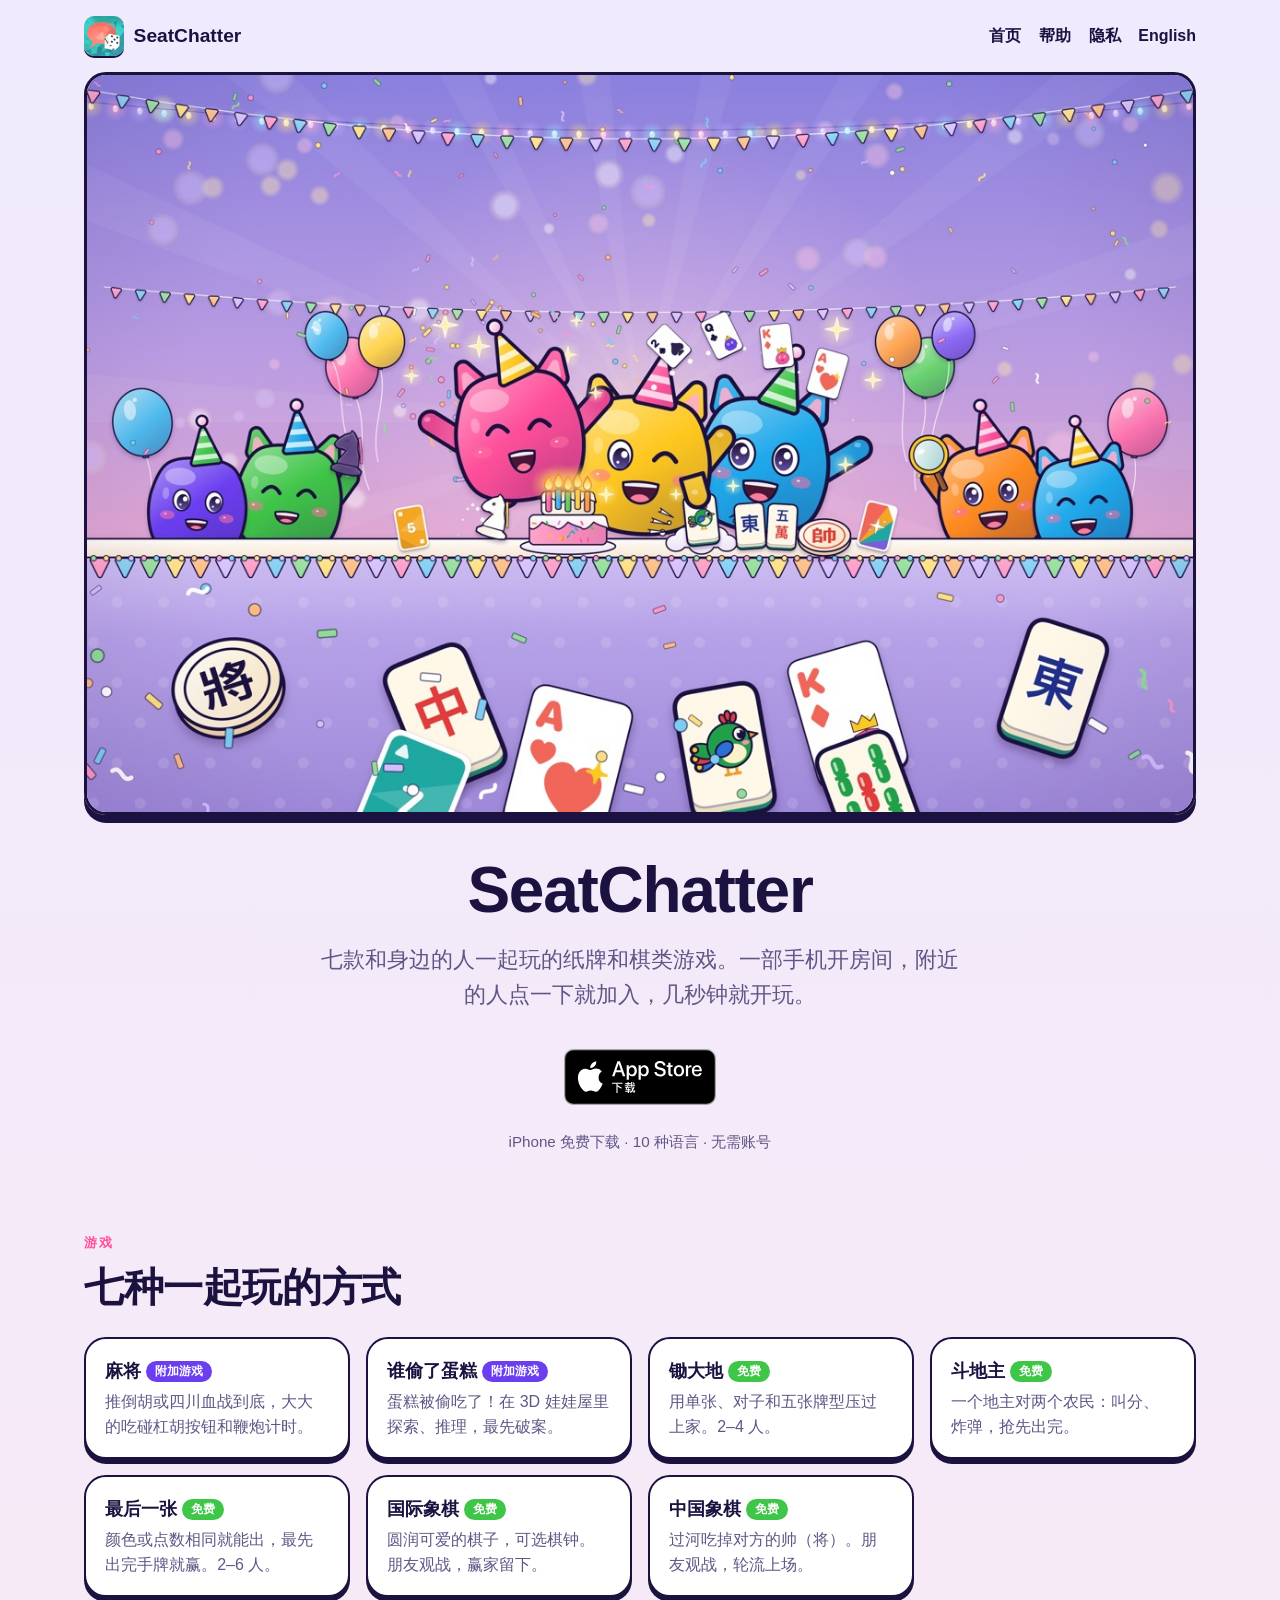
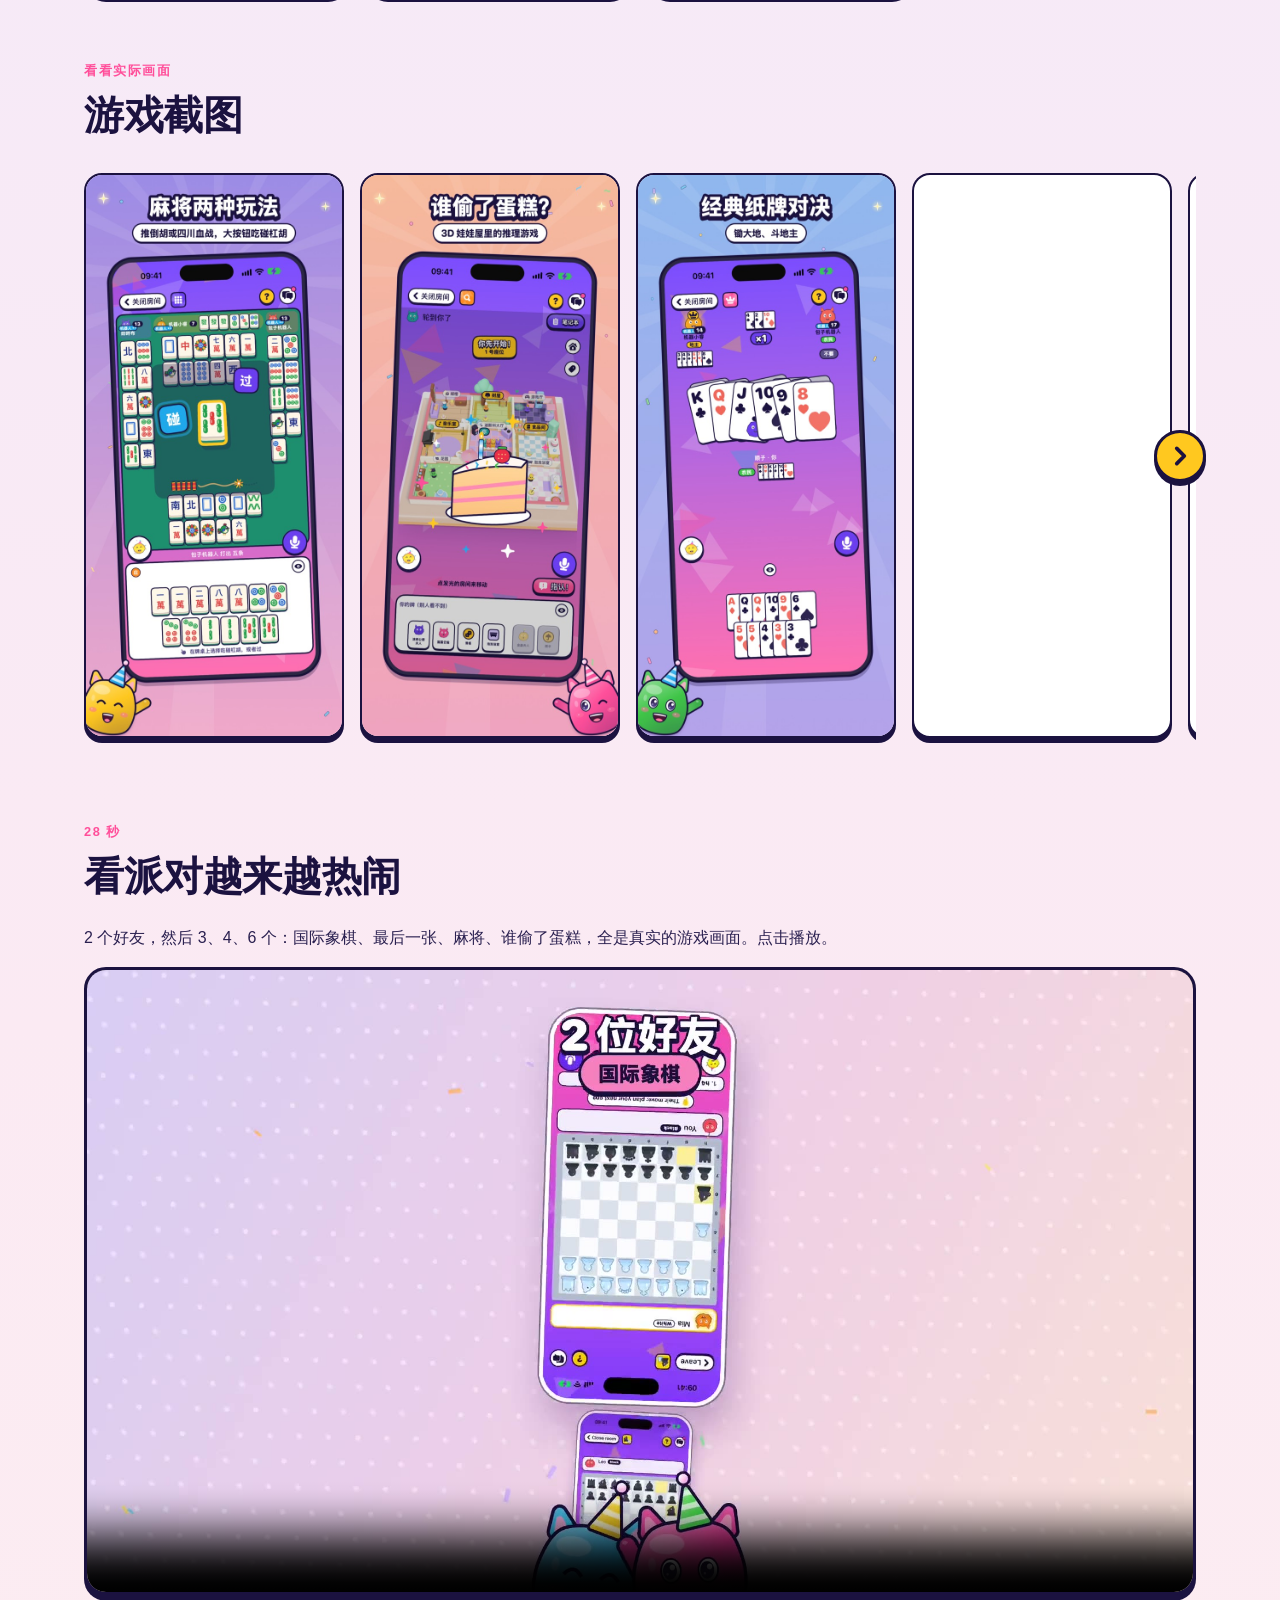
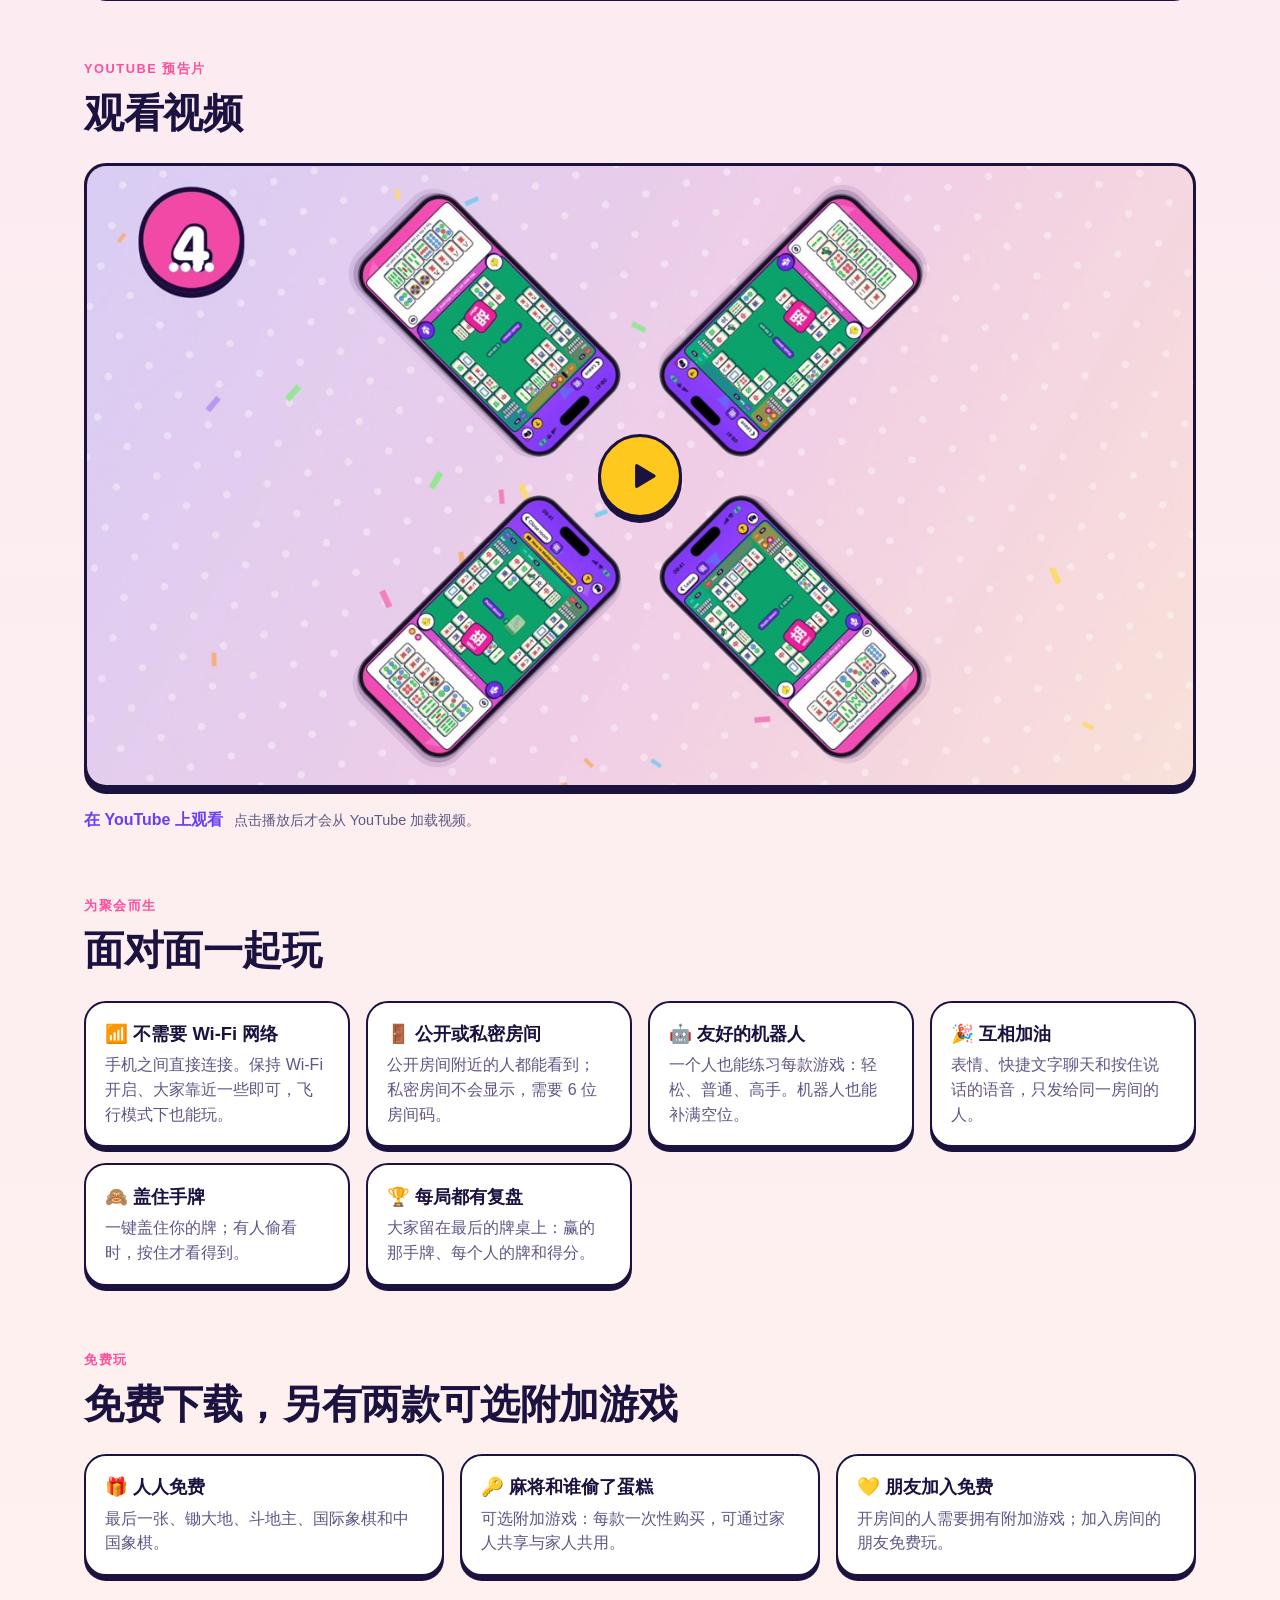
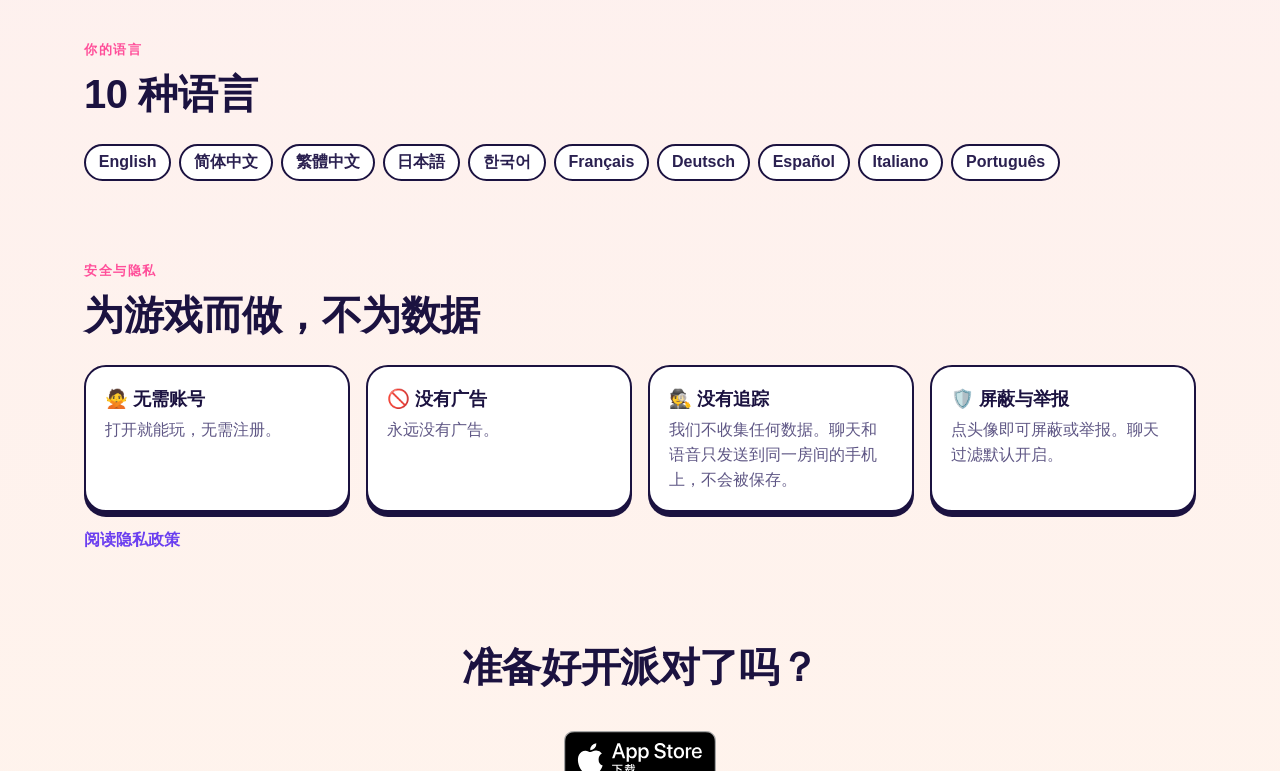
<file: zh.html>
<!DOCTYPE html>
<html lang="zh-Hans">
<head>
<meta charset="utf-8">
<meta name="viewport" content="width=device-width, initial-scale=1">
<meta name="apple-itunes-app" content="app-id=6758282863">
<title>SeatChatter：和身边的人一起玩派对游戏</title>
<meta name="description" content="七款和身边的人一起玩的纸牌和棋类游戏：麻将、谁偷了蛋糕、锄大地、斗地主、最后一张、国际象棋和中国象棋。无需账号，没有广告，不需要互联网。">
<meta property="og:title" content="SeatChatter">
<meta property="og:description" content="七款和身边的人一起玩的纸牌和棋类游戏：麻将、谁偷了蛋糕、锄大地、斗地主、最后一张、国际象棋和中国象棋。无需账号，没有广告，不需要互联网。">
<meta property="og:image" content="assets/img/hero-wide.jpg">
<link rel="icon" href="assets/img/app-icon.png">
<link rel="apple-touch-icon" href="assets/img/app-icon.png">
<link rel="alternate" hreflang="en" href="index.html">
<link rel="stylesheet" href="site.css">
</head>
<body>
<a class="skip" href="#main">Skip to content</a>
<header class="top">
  <a class="brand" href="zh.html"><img src="assets/img/app-icon.png" width="40" height="40" alt="">SeatChatter</a>
  <nav><a href="zh.html">首页</a><a href="support.html#zh">帮助</a><a href="privacy.html#zh">隐私</a><a href="index.html" lang="en">English</a></nav>
</header>
<main id="main">
<div class="hero">
  <picture>
    <source media="(max-width: 700px)" srcset="assets/img/hero-tall.jpg">
    <img src="assets/img/hero-wide.jpg" width="1920" height="823" alt="戴着派对帽的小怪兽围着桌子欢呼：拍下麻将牌、纸牌在空中飞、生日蛋糕、国际象棋的马和中国象棋的棋子。" fetchpriority="high">
  </picture>
  <h1>SeatChatter</h1>
  <p class="tag">七款和身边的人一起玩的纸牌和棋类游戏。一部手机开房间，附近的人点一下就加入，几秒钟就开玩。</p>
  <a class="appstore-badge" href="https://apps.apple.com/app/id6758282863"><img src="assets/img/badges/download-on-the-app-store-zh-cn.svg" alt="在 App Store 下载" width="109" height="40"></a>
  <p class="note">iPhone 免费下载 · 10 种语言 · 无需账号</p>
</div>

<section id="games">
  <p class="eyebrow">游戏</p><h2>七种一起玩的方式</h2>
  <div class="cards">
<div class="card"><h3>麻将<span class="badge">附加游戏</span></h3><p>推倒胡或四川血战到底，大大的吃碰杠胡按钮和鞭炮计时。</p></div>
<div class="card"><h3>谁偷了蛋糕<span class="badge">附加游戏</span></h3><p>蛋糕被偷吃了！在 3D 娃娃屋里探索、推理，最先破案。</p></div>
<div class="card"><h3>锄大地<span class="badge free">免费</span></h3><p>用单张、对子和五张牌型压过上家。2–4 人。</p></div>
<div class="card"><h3>斗地主<span class="badge free">免费</span></h3><p>一个地主对两个农民：叫分、炸弹，抢先出完。</p></div>
<div class="card"><h3>最后一张<span class="badge free">免费</span></h3><p>颜色或点数相同就能出，最先出完手牌就赢。2–6 人。</p></div>
<div class="card"><h3>国际象棋<span class="badge free">免费</span></h3><p>圆润可爱的棋子，可选棋钟。朋友观战，赢家留下。</p></div>
<div class="card"><h3>中国象棋<span class="badge free">免费</span></h3><p>过河吃掉对方的帅（将）。朋友观战，轮流上场。</p></div>
  </div>
</section>

<section id="screenshots">
  <p class="eyebrow">看看实际画面</p><h2>游戏截图</h2>
  <div class="shots-wrap">
  <button type="button" class="shots-btn shots-prev" aria-label="上一张" disabled><svg viewBox="0 0 24 24" aria-hidden="true" focusable="false"><path d="M15 5l-7 7 7 7" fill="none" stroke="currentColor" stroke-width="3.4" stroke-linecap="round" stroke-linejoin="round"/></svg></button>
  <div class="shots">
<img src="assets/shots/zh/01.jpg" width="600" height="1303" loading="lazy" decoding="async" alt="麻将两种玩法: 推倒胡或四川血战，大按钮吃碰杠胡">
<img src="assets/shots/zh/02.jpg" width="600" height="1303" loading="lazy" decoding="async" alt="谁偷了蛋糕？: 3D 娃娃屋里的推理游戏">
<img src="assets/shots/zh/03.jpg" width="600" height="1303" loading="lazy" decoding="async" alt="经典纸牌对决: 锄大地、斗地主">
<img src="assets/shots/zh/04.jpg" width="600" height="1303" loading="lazy" decoding="async" alt="颜色或点数相同就能出: 最后一张：最先出完就赢">
<img src="assets/shots/zh/05.jpg" width="600" height="1303" loading="lazy" decoding="async" alt="国际象棋和中国象棋: 圆润棋子，朋友可以观战">
<img src="assets/shots/zh/06.jpg" width="600" height="1303" loading="lazy" decoding="async" alt="和身边的朋友一起玩: 开个房间，大家一点就进">
<img src="assets/shots/zh/07.jpg" width="600" height="1303" loading="lazy" decoding="async" alt="互相加油打气: 表情、聊天和语音">
<img src="assets/shots/zh/08.jpg" width="600" height="1303" loading="lazy" decoding="async" alt="和机器人练习: 轻松、普通、高手">
<img src="assets/shots/zh/09.jpg" width="600" height="1303" loading="lazy" decoding="async" alt="每局都是一场庆祝: 复盘赢的那手牌和得分">
<img src="assets/shots/zh/10.jpg" width="600" height="1303" loading="lazy" decoding="async" alt="盖住你的手牌: 有人偷看？按住才看得到">
  </div>
  <button type="button" class="shots-btn shots-next" aria-label="下一张"><svg viewBox="0 0 24 24" aria-hidden="true" focusable="false"><path d="M9 5l7 7-7 7" fill="none" stroke="currentColor" stroke-width="3.4" stroke-linecap="round" stroke-linejoin="round"/></svg></button>
  </div>
</section>

<section id="video">
  <p class="eyebrow">28 秒</p><h2>看派对越来越热闹</h2><p>2 个好友，然后 3、4、6 个：国际象棋、最后一张、麻将、谁偷了蛋糕，全是真实的游戏画面。点击播放。</p>
  <div class="film">
    <video class="wide" controls playsinline preload="none" poster="assets/video/partygrows-zh-16x9-poster.jpg" width="1920" height="1080">
      <source src="assets/video/partygrows-zh-16x9.mp4" type="video/mp4">
    </video>
    <video class="tall" controls playsinline preload="none" poster="assets/video/partygrows-zh-9x16-poster.jpg" width="720" height="1280">
      <source src="assets/video/partygrows-zh-9x16.mp4" type="video/mp4">
    </video>
  </div>
</section>

<section id="trailer">
  <p class="eyebrow">YouTube 预告片</p><h2>观看视频</h2>
  <div class="trailer" data-embed="https://www.youtube-nocookie.com/embed/ZLBv-Rr7Ijk?autoplay=1" data-title="SeatChatter 预告片">
    <button type="button" class="trailer-play" aria-label="在 YouTube 上播放 SeatChatter 预告片">
      <img src="assets/img/trailer-poster.jpg" width="1280" height="720" loading="lazy" decoding="async" alt="四部手机围着桌子摆放，正在 SeatChatter 里一起打同一局麻将。">
      <span class="trailer-icon" aria-hidden="true"><svg viewBox="0 0 24 24" focusable="false"><path d="M8 5.5v13l11-6.5z" fill="currentColor" stroke="currentColor" stroke-width="2" stroke-linejoin="round"/></svg></span>
    </button>
  </div>
  <p class="trailer-link"><a href="https://youtu.be/ZLBv-Rr7Ijk" target="_blank" rel="noopener">在 YouTube 上观看</a> <span>点击播放后才会从 YouTube 加载视频。</span></p>
</section>

<section id="together">
  <p class="eyebrow">为聚会而生</p><h2>面对面一起玩</h2>
  <div class="cards">
<div class="card"><h3>📶 不需要 Wi-Fi 网络</h3><p>手机之间直接连接。保持 Wi-Fi 开启、大家靠近一些即可，飞行模式下也能玩。</p></div>
<div class="card"><h3>🚪 公开或私密房间</h3><p>公开房间附近的人都能看到；私密房间不会显示，需要 6 位房间码。</p></div>
<div class="card"><h3>🤖 友好的机器人</h3><p>一个人也能练习每款游戏：轻松、普通、高手。机器人也能补满空位。</p></div>
<div class="card"><h3>🎉 互相加油</h3><p>表情、快捷文字聊天和按住说话的语音，只发给同一房间的人。</p></div>
<div class="card"><h3>🙈 盖住手牌</h3><p>一键盖住你的牌；有人偷看时，按住才看得到。</p></div>
<div class="card"><h3>🏆 每局都有复盘</h3><p>大家留在最后的牌桌上：赢的那手牌、每个人的牌和得分。</p></div>
  </div>
</section>

<section id="price">
  <p class="eyebrow">免费玩</p><h2>免费下载，另有两款可选附加游戏</h2>
  <div class="cards">
<div class="card"><h3>🎁 人人免费</h3><p>最后一张、锄大地、斗地主、国际象棋和中国象棋。</p></div>
<div class="card"><h3>🔑 麻将和谁偷了蛋糕</h3><p>可选附加游戏：每款一次性购买，可通过家人共享与家人共用。</p></div>
<div class="card"><h3>💛 朋友加入免费</h3><p>开房间的人需要拥有附加游戏；加入房间的朋友免费玩。</p></div>
  </div>
</section>

<section id="languages">
  <p class="eyebrow">你的语言</p><h2>10 种语言</h2>
  <ul class="langs"><li>English</li><li>简体中文</li><li>繁體中文</li><li>日本語</li><li>한국어</li><li>Français</li><li>Deutsch</li><li>Español</li><li>Italiano</li><li>Português</li></ul>
</section>

<section id="private">
  <p class="eyebrow">安全与隐私</p><h2>为游戏而做，不为数据</h2>
  <div class="cards">
<div class="card"><h3>🙅 无需账号</h3><p>打开就能玩，无需注册。</p></div>
<div class="card"><h3>🚫 没有广告</h3><p>永远没有广告。</p></div>
<div class="card"><h3>🕵️ 没有追踪</h3><p>我们不收集任何数据。聊天和语音只发送到同一房间的手机上，不会被保存。</p></div>
<div class="card"><h3>🛡️ 屏蔽与举报</h3><p>点头像即可屏蔽或举报。聊天过滤默认开启。</p></div>
  </div>
  <p><a href="privacy.html#zh">阅读隐私政策</a></p>
</section>

<section class="cta">
  <h2>准备好开派对了吗？</h2>
  <a class="appstore-badge" href="https://apps.apple.com/app/id6758282863"><img src="assets/img/badges/download-on-the-app-store-zh-cn.svg" alt="在 App Store 下载" width="109" height="40"></a>
</section>
</main>
<footer>
  <nav><a href="zh.html">首页</a><a href="support.html#zh">帮助</a><a href="privacy.html#zh">隐私</a><a href="mailto:androidoven@gmail.com">androidoven@gmail.com</a></nav>
  <p>© 2026 AndroidOven。Apple、Apple 标志和 iPhone 是 Apple Inc. 在美国和其他国家及地区注册的商标。App Store 是 Apple Inc. 在美国和其他国家及地区注册的服务标记。</p>
  <p class="credit">视频音乐：“Show Your Moves” Kevin MacLeod (incompetech.com)，<a href="https://creativecommons.org/licenses/by/4.0/">CC BY 4.0</a> 许可。</p>
</footer>
<script src="assets/js/shots.js" defer></script>
<script src="assets/js/trailer.js" defer></script>
</body>
</html>
</file>
<file: site.css>
/* SeatChatter landing pages: the soft party palette of the app and its store art. */
:root {
  --ink: #1b1240;
  --text: #2a2050;
  --muted: #5f5785;
  --card: #ffffff;
  --lav: #8a80de;
  --rose: #eda9cb;
  --peach: #f7c9a8;
  --grape: #6b3ff0;
  --pink: #ff4f9a;
  --sky: #1fa9eb;
  --lime: #3fc548;
  --sun: #ffc81f;
  --radius: 22px;
  font-family: ui-rounded, "SF Pro Rounded", -apple-system, BlinkMacSystemFont, "Segoe UI", Roboto, sans-serif;
}
:lang(zh-Hans) { font-family: ui-rounded, -apple-system, "PingFang SC", "Hiragino Sans GB", "Microsoft YaHei", sans-serif; }
* { box-sizing: border-box; }
html { scroll-behavior: smooth; }
body {
  margin: 0; color: var(--text); line-height: 1.55;
  background: linear-gradient(180deg, #efeafd 0%, #fbeaf3 45%, #fff4ec 100%);
}
img, video { max-width: 100%; display: block; }
a { color: var(--grape); font-weight: 600; text-decoration: none; }
a:hover, a:focus-visible { text-decoration: underline; }
.skip { position: absolute; left: -999px; }
.skip:focus { left: 1rem; top: 1rem; background: #fff; padding: .5rem 1rem; border-radius: 10px; z-index: 9; }

/* Header */
.top { display: flex; align-items: center; justify-content: space-between; gap: 1rem; flex-wrap: wrap;
  max-width: 72rem; margin: 0 auto; padding: 1rem 1.25rem; }
.brand { display: flex; align-items: center; gap: .6rem; color: var(--ink); font-weight: 800; font-size: 1.2rem; }
.brand img { width: 40px; height: 40px; border-radius: 10px; box-shadow: 0 2px 0 var(--ink); }
.top nav { display: flex; gap: 1.1rem; flex-wrap: wrap; }
.top nav a { color: var(--ink); font-weight: 700; }

/* Hero */
.hero { max-width: 72rem; margin: 0 auto; padding: 0 1.25rem 1rem; text-align: center; }
.hero picture img { width: 100%; height: auto; border-radius: var(--radius); border: 3px solid var(--ink); box-shadow: 0 8px 0 var(--ink); }
.hero h1 { font-size: clamp(2.4rem, 7vw, 4rem); color: var(--ink); margin: 1.6rem 0 .2rem; letter-spacing: -.02em; }
.hero .tag { font-size: clamp(1.1rem, 2.6vw, 1.4rem); color: var(--muted); margin: 0 auto 1.4rem; max-width: 40rem; }
/* Apple's official "Download on the App Store" badge (unaltered SVG from Apple Marketing Tools).
   Guidelines: at least 40 px tall on screen; clear space of at least a quarter of its height on every side. */
.appstore-badge { display: inline-block; line-height: 0; padding: calc(var(--badge-h) * .25); --badge-h: 56px; border-radius: 12px; }
.appstore-badge img { height: var(--badge-h); width: auto; }
.appstore-badge:focus-visible { outline: 3px solid var(--grape); outline-offset: 0; }
@media (max-width: 680px) { .appstore-badge { --badge-h: 48px; } }
.note { color: var(--muted); font-size: .95rem; margin-top: .2rem; }

/* Sections */
section { max-width: 72rem; margin: 0 auto; padding: 3rem 1.25rem 1rem; }
.eyebrow { text-transform: uppercase; letter-spacing: .12em; font-weight: 800; font-size: .8rem; color: var(--pink); margin: 0; }
h2 { font-size: clamp(1.7rem, 4.5vw, 2.5rem); color: var(--ink); margin: .2rem 0 1.2rem; letter-spacing: -.01em; }
h3 { color: var(--ink); margin: 0 0 .3rem; font-size: 1.15rem; }
.cards { display: grid; gap: 1rem; grid-template-columns: repeat(auto-fit, minmax(15rem, 1fr)); }
.card { background: var(--card); border: 2.5px solid var(--ink); border-radius: var(--radius); padding: 1.1rem 1.2rem; box-shadow: 0 5px 0 var(--ink); }
.card p { margin: 0; color: var(--muted); }
.badge { display: inline-block; font-size: .72rem; font-weight: 800; color: #fff; background: var(--grape); border-radius: 999px; padding: .1rem .55rem; margin-left: .3rem; vertical-align: middle; }
.badge.free { background: var(--lime); }

/* Screenshot strip */
.shots { display: flex; gap: 1rem; overflow-x: auto; scroll-snap-type: x mandatory; padding: .5rem .25rem 1.2rem; }
.shots img { flex: 0 0 auto; width: min(60vw, 260px); height: auto; aspect-ratio: 1320 / 2868; border-radius: 18px; scroll-snap-align: start;
  border: 2.5px solid var(--ink); box-shadow: 0 5px 0 var(--ink); background: #fff; }

/* Video */
.video { display: grid; gap: 1.5rem; grid-template-columns: minmax(0, 320px) 1fr; align-items: center; }
.video video { width: 100%; border-radius: 26px; border: 3px solid var(--ink); box-shadow: 0 6px 0 var(--ink); background: #000; }
@media (max-width: 680px) { .video { grid-template-columns: 1fr; } .video video { max-width: 320px; margin: 0 auto; } }

.langs { display: flex; flex-wrap: wrap; gap: .5rem; padding: 0; list-style: none; }
.langs li { background: #fff; border: 2px solid var(--ink); border-radius: 999px; padding: .25rem .8rem; font-weight: 700; }

.cta { text-align: center; padding-bottom: 3rem; }

footer { text-align: center; color: var(--muted); font-size: .9rem; padding: 2rem 1.25rem 2.5rem; }
footer nav { display: flex; gap: 1rem; justify-content: center; margin-bottom: .4rem; flex-wrap: wrap; }
footer .credit { font-size: .78rem; opacity: .8; margin-top: .3rem; }

/* The film: the 16:9 cut on wide screens, the 9:16 cut on phones (only the shown one loads, on play). */
.film video { width: 100%; height: auto; border-radius: 22px; border: 3px solid var(--ink); box-shadow: 0 6px 0 var(--ink); background: #000; }
.film .tall { display: none; max-width: 360px; margin: 0 auto; }
@media (max-width: 700px) { .film .wide { display: none; } .film .tall { display: block; } }

/* Screenshot strip arrows: round stickers over the strip's edges (added by assets/js/shots.js). */
.shots-wrap { position: relative; }
.shots-btn { display: none; position: absolute; top: calc(50% - .35rem); transform: translateY(-50%); z-index: 2;
  width: 52px; height: 52px; border-radius: 50%; padding: 0; cursor: pointer;
  background: var(--sun); color: var(--ink); border: 3px solid var(--ink); box-shadow: 0 4px 0 var(--ink);
  align-items: center; justify-content: center; transition: opacity .2s, transform .1s; }
.has-arrows .shots-btn { display: flex; }
.shots-btn svg { width: 26px; height: 26px; }
.shots-prev { left: -.6rem; }
.shots-next { right: -.6rem; }
.shots-btn:hover { background: #ffd84f; }
.shots-btn:active { transform: translateY(calc(-50% + 2px)); box-shadow: 0 2px 0 var(--ink); }
.shots-btn:focus-visible { outline: 3px solid var(--grape); outline-offset: 3px; }
.shots-btn:disabled { opacity: 0; pointer-events: none; }
@media (max-width: 680px) {
  .shots-btn { width: 38px; height: 38px; border-width: 2.5px; box-shadow: 0 3px 0 var(--ink); }
  .shots-btn svg { width: 19px; height: 19px; }
  .shots-prev { left: -.3rem; } .shots-next { right: -.3rem; }
}
@media (prefers-reduced-motion: reduce) { html { scroll-behavior: auto; } }

/* Trailer: a local poster until the visitor taps play; only then is the YouTube (nocookie) player loaded by assets/js/trailer.js. */
.trailer { position: relative; aspect-ratio: 16 / 9; overflow: hidden; border-radius: 22px; border: 3px solid var(--ink);
  box-shadow: 0 6px 0 var(--ink); background: #000; }
.trailer-play { display: block; width: 100%; height: 100%; padding: 0; border: 0; background: none; cursor: default; }
.trailer-play img, .trailer iframe { display: block; width: 100%; height: 100%; object-fit: cover; border: 0; }
.trailer-icon { display: none; position: absolute; left: 50%; top: 50%; transform: translate(-50%, -50%);
  width: 84px; height: 84px; border-radius: 50%; align-items: center; justify-content: center;
  background: var(--sun); color: var(--ink); border: 3px solid var(--ink); box-shadow: 0 5px 0 var(--ink); transition: transform .1s; }
.trailer-icon svg { width: 38px; height: 38px; margin-left: 5px; }
.trailer-ready .trailer-play { cursor: pointer; }
.trailer-ready .trailer-icon { display: flex; }
.trailer-play:hover .trailer-icon { background: #ffd84f; }
.trailer-play:active .trailer-icon { transform: translate(-50%, calc(-50% + 2px)); box-shadow: 0 3px 0 var(--ink); }
.trailer-play:focus-visible { outline: none; }
.trailer-play:focus-visible .trailer-icon { outline: 3px solid var(--grape); outline-offset: 4px; }
.trailer-link { margin: 1.2rem 0 0; }
.trailer-link span { color: var(--muted); font-size: .9rem; margin-left: .4rem; }
@media (max-width: 680px) {
  .trailer { border-radius: 18px; }
  .trailer-icon { width: 60px; height: 60px; border-width: 2.5px; box-shadow: 0 4px 0 var(--ink); }
  .trailer-icon svg { width: 27px; height: 27px; margin-left: 4px; }
}
</file>
<file: style.css>
:root {
  color-scheme: light dark;
  --bg: #ffffff;
  --fg: #1d1d1f;
  --muted: #6e6e73;
  --accent: #0a66c2;
}
@media (prefers-color-scheme: dark) {
  :root {
    --bg: #111114;
    --fg: #f5f5f7;
    --muted: #a1a1a6;
    --accent: #4da3ff;
  }
}
* { box-sizing: border-box; }
html, body { margin: 0; padding: 0; }
body {
  font-family: -apple-system, BlinkMacSystemFont, "Segoe UI", Roboto, Helvetica, Arial, sans-serif;
  background: var(--bg);
  color: var(--fg);
  line-height: 1.5;
  min-height: 100vh;
  display: flex;
  flex-direction: column;
  align-items: center;
  justify-content: center;
}
main {
  max-width: 40rem;
  width: 100%;
  padding: 2rem 1.25rem;
  text-align: center;
}
h1 {
  font-size: clamp(2rem, 6vw, 3.25rem);
  margin: 0 0 0.5rem;
  letter-spacing: -0.02em;
}
.tagline, p {
  font-size: clamp(1.05rem, 2.5vw, 1.25rem);
  color: var(--muted);
  margin: 0 0 2rem;
}
nav { display: flex; gap: 1.5rem; justify-content: center; flex-wrap: wrap; }
a { color: var(--accent); text-decoration: none; font-weight: 500; }
a:hover, a:focus { text-decoration: underline; }

/* Long-form pages (privacy, support): left-aligned reading column. */
body.doc { display: block; }
body.doc main { text-align: left; max-width: 44rem; margin: 0 auto; padding: 1.5rem 1.25rem 4rem; }
body.doc header { display: flex; justify-content: space-between; align-items: baseline; gap: 1rem; flex-wrap: wrap; }
body.doc header nav { gap: 1rem; }
body.doc .brand { font-weight: 700; color: var(--fg); }
body.doc h1 { font-size: clamp(1.75rem, 5vw, 2.25rem); margin: 1.75rem 0 0.25rem; }
body.doc h2 { font-size: 1.2rem; margin: 1.75rem 0 0.4rem; }
body.doc p, body.doc li { font-size: 1.0625rem; color: var(--fg); margin: 0 0 0.75rem; }
body.doc ul, body.doc ol { padding-left: 1.4rem; margin: 0 0 0.75rem; }
body.doc li { margin: 0.25rem 0; }
body.doc .updated { color: var(--muted); }
body.doc .box { border: 1px solid color-mix(in srgb, var(--muted) 35%, transparent); border-radius: 12px; padding: 0.85rem 1.1rem; }
body.doc hr { border: 0; border-top: 1px solid color-mix(in srgb, var(--muted) 35%, transparent); margin: 3rem 0 0.5rem; }
footer { color: var(--muted); font-size: 0.9rem; text-align: center; padding: 0 1.25rem 2rem; }
footer nav { gap: 1rem; margin-bottom: 0.4rem; }
footer p { font-size: 0.9rem; margin: 0; }
body.doc footer { margin-top: 2.5rem; padding: 0; }
body.doc .box p { margin: 0 0 0.5rem; }
body.doc .box p:last-child { margin-bottom: 0; }
body.doc footer a { font-weight: 500; }
:lang(zh-Hans) { font-family: -apple-system, BlinkMacSystemFont, "PingFang SC", "Hiragino Sans GB", "Microsoft YaHei", "Segoe UI", sans-serif; }
</file>
